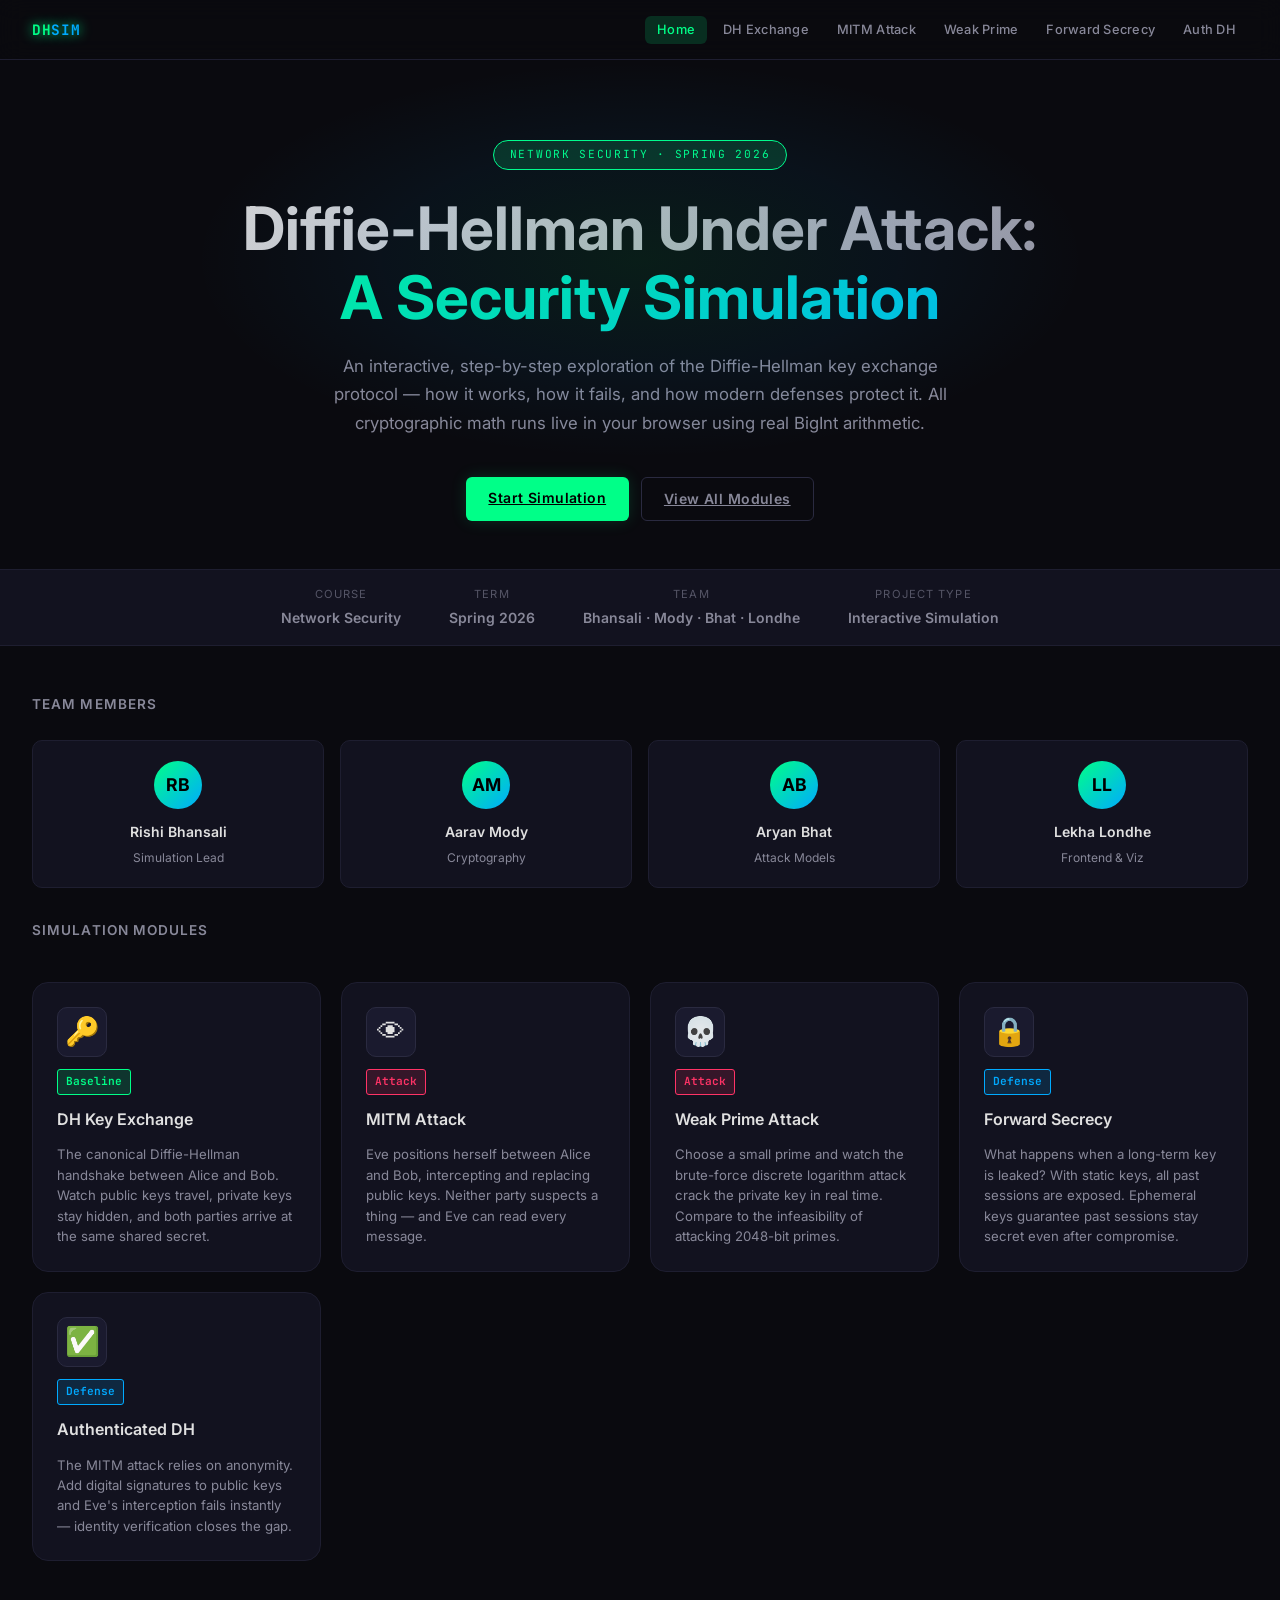
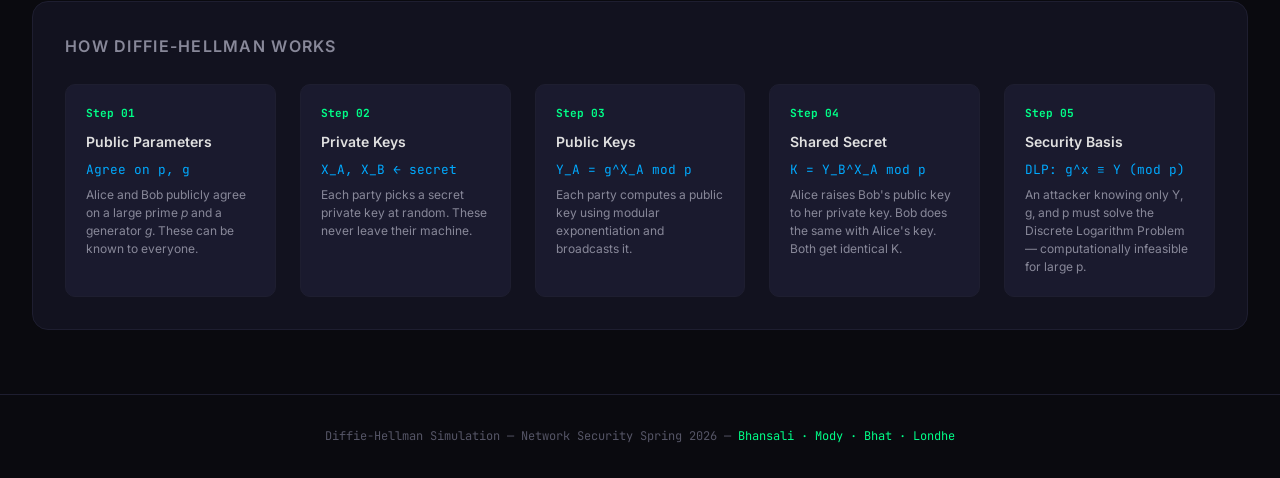
<file: index.html>
<!DOCTYPE html>
<html lang="en">
<head>
  <meta charset="UTF-8" />
  <meta name="viewport" content="width=device-width, initial-scale=1.0" />
  <title>DH Simulation — Home</title>
  <link rel="stylesheet" href="css/style.css" />
  <style>
    .hero {
      padding: 5rem 2rem 3rem;
      text-align: center;
      position: relative;
    }
    .hero::before {
      content: '';
      position: absolute;
      top: 0; left: 50%; transform: translateX(-50%);
      width: 900px; height: 400px;
      background: radial-gradient(ellipse at center,
        rgba(0,255,136,0.08) 0%,
        rgba(0,170,255,0.05) 40%,
        transparent 70%);
      pointer-events: none;
    }
    .hero-badge {
      display: inline-block;
      font-family: var(--font-mono);
      font-size: 0.7rem;
      letter-spacing: 0.15em;
      color: var(--green);
      background: var(--green-glow);
      border: 1px solid var(--green);
      border-radius: 20px;
      padding: 0.3rem 1rem;
      margin-bottom: 1.5rem;
      text-transform: uppercase;
    }
    .hero h1 {
      font-size: clamp(2rem, 5vw, 3.75rem);
      font-weight: 700;
      line-height: 1.15;
      margin-bottom: 1.25rem;
    }
    .hero h1 .line1 {
      display: block;
      background: linear-gradient(135deg, #e0e0e0 0%, #888899 100%);
      -webkit-background-clip: text; -webkit-text-fill-color: transparent;
      background-clip: text;
    }
    .hero h1 .line2 {
      display: block;
      background: linear-gradient(135deg, var(--green) 0%, var(--blue) 100%);
      -webkit-background-clip: text; -webkit-text-fill-color: transparent;
      background-clip: text;
    }
    .hero p {
      max-width: 640px;
      margin: 0 auto 2.5rem;
      color: var(--text-muted);
      font-size: 1.05rem;
      line-height: 1.7;
    }
    .hero-cta {
      display: flex;
      gap: 0.75rem;
      justify-content: center;
      flex-wrap: wrap;
    }
    .course-strip {
      background: var(--bg-card);
      border-top: 1px solid var(--border);
      border-bottom: 1px solid var(--border);
      padding: 1rem 2rem;
      display: flex;
      justify-content: center;
      gap: 3rem;
      flex-wrap: wrap;
    }
    .course-strip .item { text-align: center; }
    .course-strip .item .label { font-size: 0.7rem; text-transform: uppercase; letter-spacing: 0.1em; color: var(--text-dim); }
    .course-strip .item .value { font-size: 0.875rem; font-weight: 600; color: var(--text-muted); margin-top: 0.2rem; }
    .dh-how {
      background: var(--bg-card);
      border: 1px solid var(--border);
      border-radius: var(--radius-lg);
      padding: 2rem;
      margin-top: 1rem;
    }
    .dh-how h2 {
      font-size: 1rem; font-weight: 600;
      color: var(--text-muted);
      text-transform: uppercase;
      letter-spacing: 0.08em;
      margin-bottom: 1.5rem;
    }
    .dh-how-steps {
      display: grid;
      grid-template-columns: repeat(auto-fit, minmax(180px, 1fr));
      gap: 1.5rem;
    }
    .dh-how-step {
      position: relative;
      background: var(--bg-elevated);
      border-radius: var(--radius-md);
      padding: 1.25rem;
      border: 1px solid var(--border);
    }
    .dh-how-step .num {
      font-family: var(--font-mono);
      font-size: 0.7rem;
      color: var(--green);
      font-weight: 700;
      margin-bottom: 0.5rem;
    }
    .dh-how-step h4 { font-size: 0.875rem; font-weight: 600; color: var(--text); margin-bottom: 0.4rem; }
    .dh-how-step .formula { font-family: var(--font-mono); font-size: 0.8rem; color: var(--blue); }
    .dh-how-step p { font-size: 0.75rem; color: var(--text-muted); margin-top: 0.35rem; line-height: 1.5; }
    .separator {
      position: absolute;
      right: -0.85rem;
      top: 50%;
      transform: translateY(-50%);
      font-size: 1.2rem;
      color: var(--border-bright);
      z-index: 1;
    }
  </style>
</head>
<body>

<nav class="navbar">
  <a class="navbar-brand" href="index.html">DH<span>SIM</span></a>
  <ul class="navbar-links">
    <li><a href="index.html" class="active">Home</a></li>
    <li><a href="pages/dh-exchange.html">DH Exchange</a></li>
    <li><a href="pages/mitm-attack.html">MITM Attack</a></li>
    <li><a href="pages/weak-prime.html">Weak Prime</a></li>
    <li><a href="pages/forward-secrecy.html">Forward Secrecy</a></li>
    <li><a href="pages/authenticated-dh.html">Auth DH</a></li>
  </ul>
</nav>

<section class="hero">
  <div class="hero-badge">Network Security · Spring 2026</div>
  <h1>
    <span class="line1">Diffie-Hellman Under Attack:</span>
    <span class="line2">A Security Simulation</span>
  </h1>
  <p>
    An interactive, step-by-step exploration of the Diffie-Hellman key exchange protocol —
    how it works, how it fails, and how modern defenses protect it.
    All cryptographic math runs live in your browser using real BigInt arithmetic.
  </p>
  <div class="hero-cta">
    <a href="pages/dh-exchange.html" class="btn btn-primary">Start Simulation</a>
    <a href="#simulations" class="btn btn-secondary">View All Modules</a>
  </div>
</section>

<div class="course-strip">
  <div class="item">
    <div class="label">Course</div>
    <div class="value">Network Security</div>
  </div>
  <div class="item">
    <div class="label">Term</div>
    <div class="value">Spring 2026</div>
  </div>
  <div class="item">
    <div class="label">Team</div>
    <div class="value">Bhansali · Mody · Bhat · Londhe</div>
  </div>
  <div class="item">
    <div class="label">Project Type</div>
    <div class="value">Interactive Simulation</div>
  </div>
</div>

<div class="container">

  <!-- Team -->
  <div style="margin-top:3rem; margin-bottom:2rem;">
    <h2 style="font-size:0.85rem;font-weight:600;color:var(--text-muted);text-transform:uppercase;letter-spacing:0.08em;margin-bottom:1rem;">
      Team Members
    </h2>
    <div class="team-grid">
      <div class="team-card">
        <div class="team-avatar">RB</div>
        <h4>Rishi Bhansali</h4>
        <p>Simulation Lead</p>
      </div>
      <div class="team-card">
        <div class="team-avatar">AM</div>
        <h4>Aarav Mody</h4>
        <p>Cryptography</p>
      </div>
      <div class="team-card">
        <div class="team-avatar">AB</div>
        <h4>Aryan Bhat</h4>
        <p>Attack Models</p>
      </div>
      <div class="team-card">
        <div class="team-avatar">LL</div>
        <h4>Lekha Londhe</h4>
        <p>Frontend & Viz</p>
      </div>
    </div>
  </div>

  <!-- Simulation cards -->
  <div id="simulations">
    <h2 style="font-size:0.85rem;font-weight:600;color:var(--text-muted);text-transform:uppercase;letter-spacing:0.08em;margin-bottom:1rem;">
      Simulation Modules
    </h2>
    <div class="sim-cards">
      <a href="pages/dh-exchange.html" class="sim-card">
        <div class="sim-card-icon">🔑</div>
        <span class="tag tag-secure">Baseline</span>
        <h3>DH Key Exchange</h3>
        <p>The canonical Diffie-Hellman handshake between Alice and Bob. Watch public keys travel, private keys stay hidden, and both parties arrive at the same shared secret.</p>
      </a>
      <a href="pages/mitm-attack.html" class="sim-card">
        <div class="sim-card-icon">👁</div>
        <span class="tag tag-attack">Attack</span>
        <h3>MITM Attack</h3>
        <p>Eve positions herself between Alice and Bob, intercepting and replacing public keys. Neither party suspects a thing — and Eve can read every message.</p>
      </a>
      <a href="pages/weak-prime.html" class="sim-card">
        <div class="sim-card-icon">💀</div>
        <span class="tag tag-attack">Attack</span>
        <h3>Weak Prime Attack</h3>
        <p>Choose a small prime and watch the brute-force discrete logarithm attack crack the private key in real time. Compare to the infeasibility of attacking 2048-bit primes.</p>
      </a>
      <a href="pages/forward-secrecy.html" class="sim-card">
        <div class="sim-card-icon">🔒</div>
        <span class="tag tag-defense">Defense</span>
        <h3>Forward Secrecy</h3>
        <p>What happens when a long-term key is leaked? With static keys, all past sessions are exposed. Ephemeral keys guarantee past sessions stay secret even after compromise.</p>
      </a>
      <a href="pages/authenticated-dh.html" class="sim-card">
        <div class="sim-card-icon">✅</div>
        <span class="tag tag-defense">Defense</span>
        <h3>Authenticated DH</h3>
        <p>The MITM attack relies on anonymity. Add digital signatures to public keys and Eve's interception fails instantly — identity verification closes the gap.</p>
      </a>
    </div>
  </div>

  <!-- How DH works -->
  <div class="dh-how" id="how-dh-works">
    <h2>How Diffie-Hellman Works</h2>
    <div class="dh-how-steps">
      <div class="dh-how-step">
        <div class="num">Step 01</div>
        <h4>Public Parameters</h4>
        <div class="formula">Agree on p, g</div>
        <p>Alice and Bob publicly agree on a large prime <em>p</em> and a generator <em>g</em>. These can be known to everyone.</p>
      </div>
      <div class="dh-how-step">
        <div class="num">Step 02</div>
        <h4>Private Keys</h4>
        <div class="formula">X_A, X_B ← secret</div>
        <p>Each party picks a secret private key at random. These never leave their machine.</p>
      </div>
      <div class="dh-how-step">
        <div class="num">Step 03</div>
        <h4>Public Keys</h4>
        <div class="formula">Y_A = g^X_A mod p</div>
        <p>Each party computes a public key using modular exponentiation and broadcasts it.</p>
      </div>
      <div class="dh-how-step">
        <div class="num">Step 04</div>
        <h4>Shared Secret</h4>
        <div class="formula">K = Y_B^X_A mod p</div>
        <p>Alice raises Bob's public key to her private key. Bob does the same with Alice's key. Both get identical K.</p>
      </div>
      <div class="dh-how-step">
        <div class="num">Step 05</div>
        <h4>Security Basis</h4>
        <div class="formula">DLP: g^x ≡ Y (mod p)</div>
        <p>An attacker knowing only Y, g, and p must solve the Discrete Logarithm Problem — computationally infeasible for large p.</p>
      </div>
    </div>
  </div>

</div>

<footer>
  Diffie-Hellman Simulation &mdash; Network Security Spring 2026 &mdash;
  <span>Bhansali · Mody · Bhat · Londhe</span>
</footer>

</body>
</html>
</file>
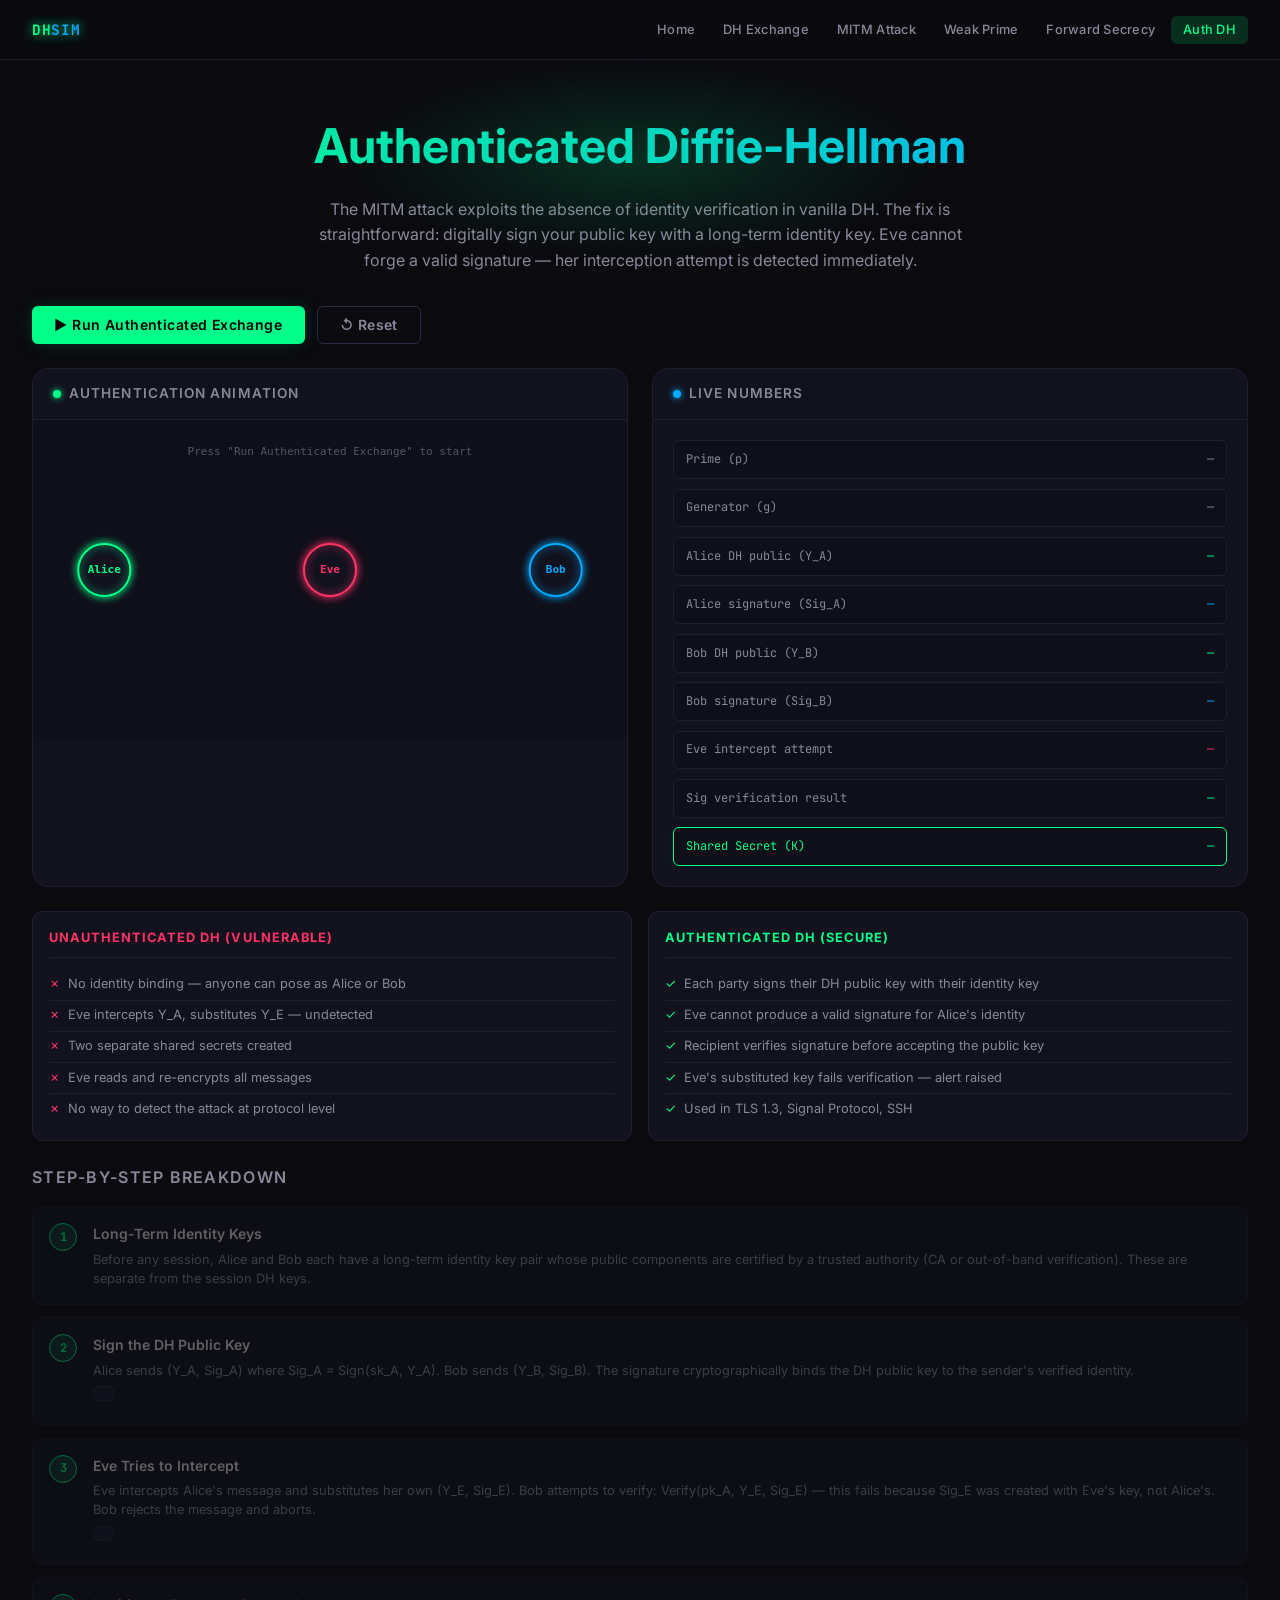
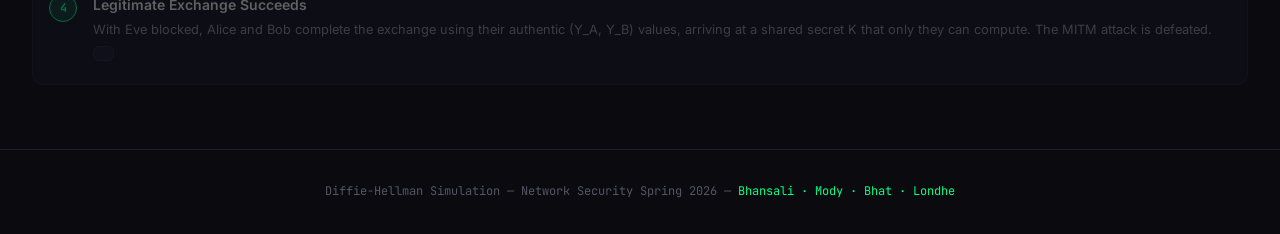
<file: pages/authenticated-dh.html>
<!DOCTYPE html>
<html lang="en">
<head>
  <meta charset="UTF-8" />
  <meta name="viewport" content="width=device-width, initial-scale=1.0" />
  <title>Authenticated DH — Simulation</title>
  <link rel="stylesheet" href="../css/style.css" />
  <style>
    .auth-compare {
      display: grid;
      grid-template-columns: 1fr 1fr;
      gap: 1rem;
      margin: 1.5rem 0;
    }
    @media(max-width:700px){ .auth-compare { grid-template-columns: 1fr; } }
    .auth-col {
      background: var(--bg-card);
      border: 1px solid var(--border);
      border-radius: var(--radius-md);
      padding: 1rem;
    }
    .auth-col h4 {
      font-size: 0.8rem;
      text-transform: uppercase;
      letter-spacing: 0.08em;
      margin-bottom: 0.75rem;
      padding-bottom: 0.5rem;
      border-bottom: 1px solid var(--border);
    }
    .auth-col ul { list-style: none; padding: 0; }
    .auth-col ul li {
      font-size: 0.8rem;
      color: var(--text-muted);
      padding: 0.3rem 0;
      border-bottom: 1px solid var(--border);
      display: flex;
      align-items: flex-start;
      gap: 0.5rem;
    }
    .auth-col ul li:last-child { border-bottom: none; }
  </style>
</head>
<body>

<nav class="navbar">
  <a class="navbar-brand" href="../index.html">DH<span>SIM</span></a>
  <ul class="navbar-links">
    <li><a href="../index.html">Home</a></li>
    <li><a href="dh-exchange.html">DH Exchange</a></li>
    <li><a href="mitm-attack.html">MITM Attack</a></li>
    <li><a href="weak-prime.html">Weak Prime</a></li>
    <li><a href="forward-secrecy.html">Forward Secrecy</a></li>
    <li><a href="authenticated-dh.html" class="active">Auth DH</a></li>
  </ul>
</nav>

<div class="page-header">
  <h1>Authenticated Diffie-Hellman</h1>
  <p>
    The MITM attack exploits the absence of identity verification in vanilla DH.
    The fix is straightforward: digitally sign your public key with a long-term
    identity key. Eve cannot forge a valid signature — her interception attempt
    is detected immediately.
  </p>
</div>

<div class="container">

  <div class="btn-group">
    <button class="btn btn-primary" id="btnRun">▶ Run Authenticated Exchange</button>
    <button class="btn btn-secondary" id="btnReset">↺ Reset</button>
  </div>

  <div id="resultBanner" class="result-banner"></div>

  <div class="sim-layout">
    <!-- LEFT: Animation -->
    <div class="panel">
      <div class="panel-header">
        <span class="panel-dot"></span>
        <h3>Authentication Animation</h3>
      </div>
      <div class="panel-body" style="padding:0;">
        <canvas class="anim-canvas" id="canvas" width="600" height="320"></canvas>
      </div>
    </div>

    <!-- RIGHT: Numbers -->
    <div class="panel">
      <div class="panel-header">
        <span class="panel-dot blue"></span>
        <h3>Live Numbers</h3>
      </div>
      <div class="panel-body">
        <div class="numbers-grid">
          <div class="num-row"><span class="num-label">Prime (p)</span><span class="num-val muted" id="nP">—</span></div>
          <div class="num-row"><span class="num-label">Generator (g)</span><span class="num-val muted" id="nG">—</span></div>
          <div class="num-row"><span class="num-label">Alice DH public (Y_A)</span><span class="num-val" id="nYA">—</span></div>
          <div class="num-row"><span class="num-label">Alice signature (Sig_A)</span><span class="num-val blue" id="nSigA">—</span></div>
          <div class="num-row"><span class="num-label">Bob DH public (Y_B)</span><span class="num-val" id="nYB">—</span></div>
          <div class="num-row"><span class="num-label">Bob signature (Sig_B)</span><span class="num-val blue" id="nSigB">—</span></div>
          <div class="num-row"><span class="num-label">Eve intercept attempt</span><span class="num-val red" id="nEve">—</span></div>
          <div class="num-row"><span class="num-label">Sig verification result</span><span class="num-val" id="nVerify">—</span></div>
          <div class="num-row" style="border-color:var(--green)"><span class="num-label" style="color:var(--green)">Shared Secret (K)</span><span class="num-val" style="color:var(--green)" id="nK">—</span></div>
        </div>
      </div>
    </div>
  </div>

  <!-- Comparison -->
  <div class="auth-compare">
    <div class="auth-col">
      <h4 style="color:var(--red)">Unauthenticated DH (vulnerable)</h4>
      <ul>
        <li><span style="color:var(--red)">✗</span> No identity binding — anyone can pose as Alice or Bob</li>
        <li><span style="color:var(--red)">✗</span> Eve intercepts Y_A, substitutes Y_E — undetected</li>
        <li><span style="color:var(--red)">✗</span> Two separate shared secrets created</li>
        <li><span style="color:var(--red)">✗</span> Eve reads and re-encrypts all messages</li>
        <li><span style="color:var(--red)">✗</span> No way to detect the attack at protocol level</li>
      </ul>
    </div>
    <div class="auth-col">
      <h4 style="color:var(--green)">Authenticated DH (secure)</h4>
      <ul>
        <li><span style="color:var(--green)">✓</span> Each party signs their DH public key with their identity key</li>
        <li><span style="color:var(--green)">✓</span> Eve cannot produce a valid signature for Alice's identity</li>
        <li><span style="color:var(--green)">✓</span> Recipient verifies signature before accepting the public key</li>
        <li><span style="color:var(--green)">✓</span> Eve's substituted key fails verification — alert raised</li>
        <li><span style="color:var(--green)">✓</span> Used in TLS 1.3, Signal Protocol, SSH</li>
      </ul>
    </div>
  </div>

  <!-- Steps -->
  <div class="steps-section">
    <h2>Step-by-Step Breakdown</h2>
    <div class="step-list">
      <div class="step-item" id="s1">
        <div class="step-num">1</div>
        <div class="step-content">
          <h4>Long-Term Identity Keys</h4>
          <p>Before any session, Alice and Bob each have a long-term identity key pair whose public components are certified by a trusted authority (CA or out-of-band verification). These are separate from the session DH keys.</p>
        </div>
      </div>
      <div class="step-item" id="s2">
        <div class="step-num">2</div>
        <div class="step-content">
          <h4>Sign the DH Public Key</h4>
          <p>Alice sends (Y_A, Sig_A) where Sig_A = Sign(sk_A, Y_A). Bob sends (Y_B, Sig_B). The signature cryptographically binds the DH public key to the sender's verified identity.</p>
          <div class="math" id="s2math"></div>
        </div>
      </div>
      <div class="step-item" id="s3">
        <div class="step-num">3</div>
        <div class="step-content">
          <h4>Eve Tries to Intercept</h4>
          <p>Eve intercepts Alice's message and substitutes her own (Y_E, Sig_E). Bob attempts to verify: Verify(pk_A, Y_E, Sig_E) — this fails because Sig_E was created with Eve's key, not Alice's. Bob rejects the message and aborts.</p>
          <div class="math" id="s3math"></div>
        </div>
      </div>
      <div class="step-item" id="s4">
        <div class="step-num">4</div>
        <div class="step-content">
          <h4>Legitimate Exchange Succeeds</h4>
          <p>With Eve blocked, Alice and Bob complete the exchange using their authentic (Y_A, Y_B) values, arriving at a shared secret K that only they can compute. The MITM attack is defeated.</p>
          <div class="math" id="s4math"></div>
        </div>
      </div>
    </div>
  </div>

</div>

<footer>
  Diffie-Hellman Simulation &mdash; Network Security Spring 2026 &mdash;
  <span>Bhansali · Mody · Bhat · Londhe</span>
</footer>

<script src="../js/dh-math.js"></script>
<script src="../js/authenticated-dh.js"></script>
</body>
</html>
</file>
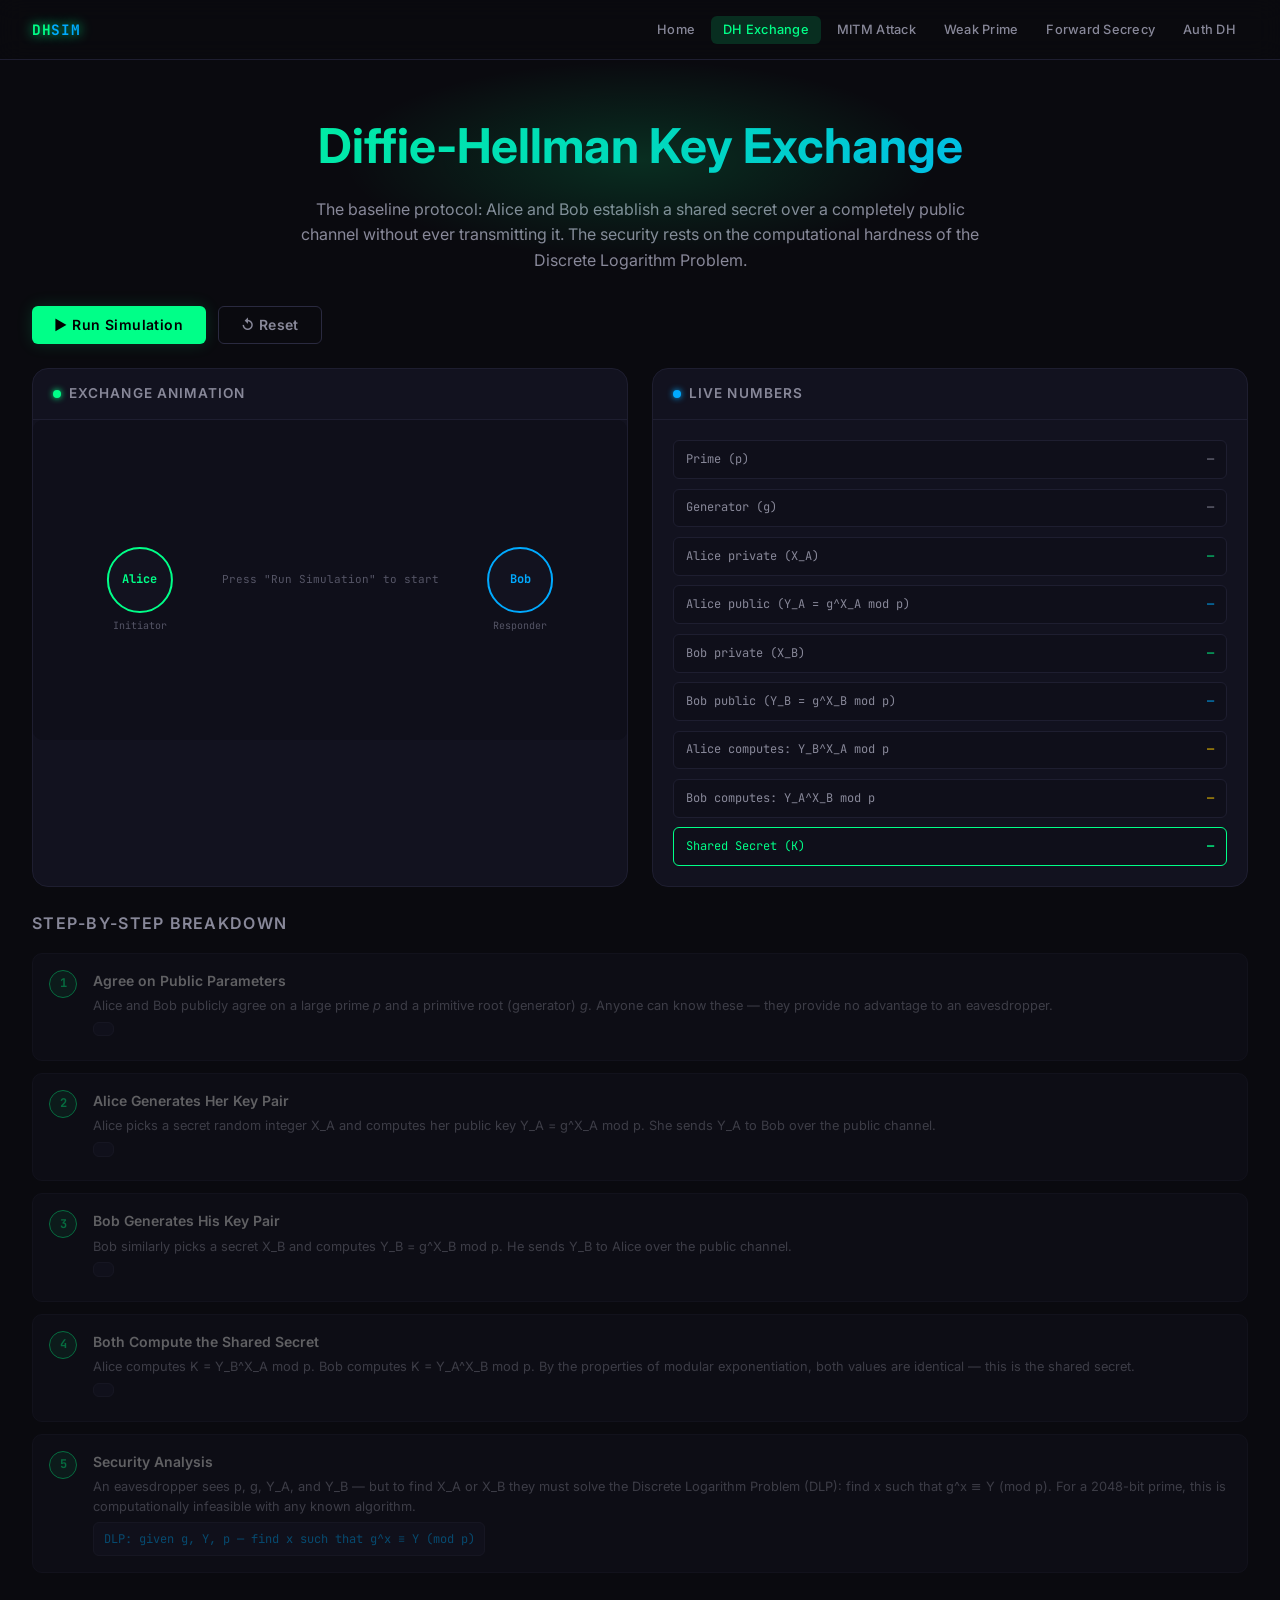
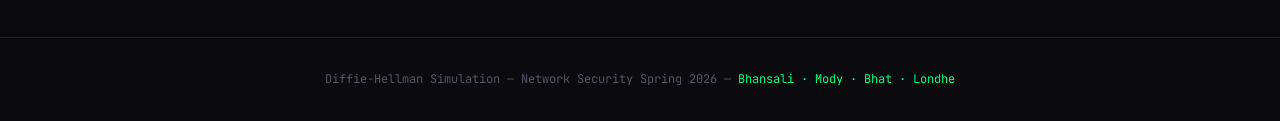
<file: pages/dh-exchange.html>
<!DOCTYPE html>
<html lang="en">
<head>
  <meta charset="UTF-8" />
  <meta name="viewport" content="width=device-width, initial-scale=1.0" />
  <title>DH Exchange — Simulation</title>
  <link rel="stylesheet" href="../css/style.css" />
</head>
<body>

<nav class="navbar">
  <a class="navbar-brand" href="../index.html">DH<span>SIM</span></a>
  <ul class="navbar-links">
    <li><a href="../index.html">Home</a></li>
    <li><a href="dh-exchange.html" class="active">DH Exchange</a></li>
    <li><a href="mitm-attack.html">MITM Attack</a></li>
    <li><a href="weak-prime.html">Weak Prime</a></li>
    <li><a href="forward-secrecy.html">Forward Secrecy</a></li>
    <li><a href="authenticated-dh.html">Auth DH</a></li>
  </ul>
</nav>

<div class="page-header">
  <h1>Diffie-Hellman Key Exchange</h1>
  <p>
    The baseline protocol: Alice and Bob establish a shared secret over a completely public channel
    without ever transmitting it. The security rests on the computational hardness of the
    Discrete Logarithm Problem.
  </p>
</div>

<div class="container">

  <div class="btn-group">
    <button class="btn btn-primary" id="btnRun">▶ Run Simulation</button>
    <button class="btn btn-secondary" id="btnReset">↺ Reset</button>
  </div>

  <div id="resultBanner" class="result-banner"></div>

  <div class="sim-layout">
    <!-- LEFT: Animation -->
    <div class="panel">
      <div class="panel-header">
        <span class="panel-dot"></span>
        <h3>Exchange Animation</h3>
      </div>
      <div class="panel-body" style="padding:0;">
        <canvas class="anim-canvas" id="canvas" width="600" height="320"></canvas>
      </div>
    </div>

    <!-- RIGHT: Numbers -->
    <div class="panel">
      <div class="panel-header">
        <span class="panel-dot blue"></span>
        <h3>Live Numbers</h3>
      </div>
      <div class="panel-body">
        <div class="numbers-grid" id="numGrid">
          <div class="num-row"><span class="num-label">Prime (p)</span><span class="num-val muted" id="nP">—</span></div>
          <div class="num-row"><span class="num-label">Generator (g)</span><span class="num-val muted" id="nG">—</span></div>
          <div class="num-row"><span class="num-label">Alice private (X_A)</span><span class="num-val" id="nXA">—</span></div>
          <div class="num-row"><span class="num-label">Alice public (Y_A = g^X_A mod p)</span><span class="num-val blue" id="nYA">—</span></div>
          <div class="num-row"><span class="num-label">Bob private (X_B)</span><span class="num-val" id="nXB">—</span></div>
          <div class="num-row"><span class="num-label">Bob public (Y_B = g^X_B mod p)</span><span class="num-val blue" id="nYB">—</span></div>
          <div class="num-row"><span class="num-label">Alice computes: Y_B^X_A mod p</span><span class="num-val yellow" id="nKA">—</span></div>
          <div class="num-row"><span class="num-label">Bob computes:   Y_A^X_B mod p</span><span class="num-val yellow" id="nKB">—</span></div>
          <div class="num-row" style="border-color:var(--green);"><span class="num-label" style="color:var(--green);">Shared Secret (K)</span><span class="num-val" id="nK" style="color:var(--green);font-weight:700;">—</span></div>
        </div>
      </div>
    </div>
  </div>

  <!-- Step breakdown -->
  <div class="steps-section">
    <h2>Step-by-Step Breakdown</h2>
    <div class="step-list" id="stepList">
      <div class="step-item" id="s1">
        <div class="step-num">1</div>
        <div class="step-content">
          <h4>Agree on Public Parameters</h4>
          <p>Alice and Bob publicly agree on a large prime <em>p</em> and a primitive root (generator) <em>g</em>. Anyone can know these — they provide no advantage to an eavesdropper.</p>
          <div class="math" id="s1math"></div>
        </div>
      </div>
      <div class="step-item" id="s2">
        <div class="step-num">2</div>
        <div class="step-content">
          <h4>Alice Generates Her Key Pair</h4>
          <p>Alice picks a secret random integer X_A and computes her public key Y_A = g^X_A mod p. She sends Y_A to Bob over the public channel.</p>
          <div class="math" id="s2math"></div>
        </div>
      </div>
      <div class="step-item" id="s3">
        <div class="step-num">3</div>
        <div class="step-content">
          <h4>Bob Generates His Key Pair</h4>
          <p>Bob similarly picks a secret X_B and computes Y_B = g^X_B mod p. He sends Y_B to Alice over the public channel.</p>
          <div class="math" id="s3math"></div>
        </div>
      </div>
      <div class="step-item" id="s4">
        <div class="step-num">4</div>
        <div class="step-content">
          <h4>Both Compute the Shared Secret</h4>
          <p>Alice computes K = Y_B^X_A mod p. Bob computes K = Y_A^X_B mod p. By the properties of modular exponentiation, both values are identical — this is the shared secret.</p>
          <div class="math" id="s4math"></div>
        </div>
      </div>
      <div class="step-item" id="s5">
        <div class="step-num">5</div>
        <div class="step-content">
          <h4>Security Analysis</h4>
          <p>An eavesdropper sees p, g, Y_A, and Y_B — but to find X_A or X_B they must solve the Discrete Logarithm Problem (DLP): find x such that g^x ≡ Y (mod p). For a 2048-bit prime, this is computationally infeasible with any known algorithm.</p>
          <div class="math">DLP: given g, Y, p — find x such that g^x ≡ Y (mod p)</div>
        </div>
      </div>
    </div>
  </div>

</div>

<footer>
  Diffie-Hellman Simulation &mdash; Network Security Spring 2026 &mdash;
  <span>Bhansali · Mody · Bhat · Londhe</span>
</footer>

<script src="../js/dh-math.js"></script>
<script src="../js/dh-exchange.js"></script>
</body>
</html>
</file>
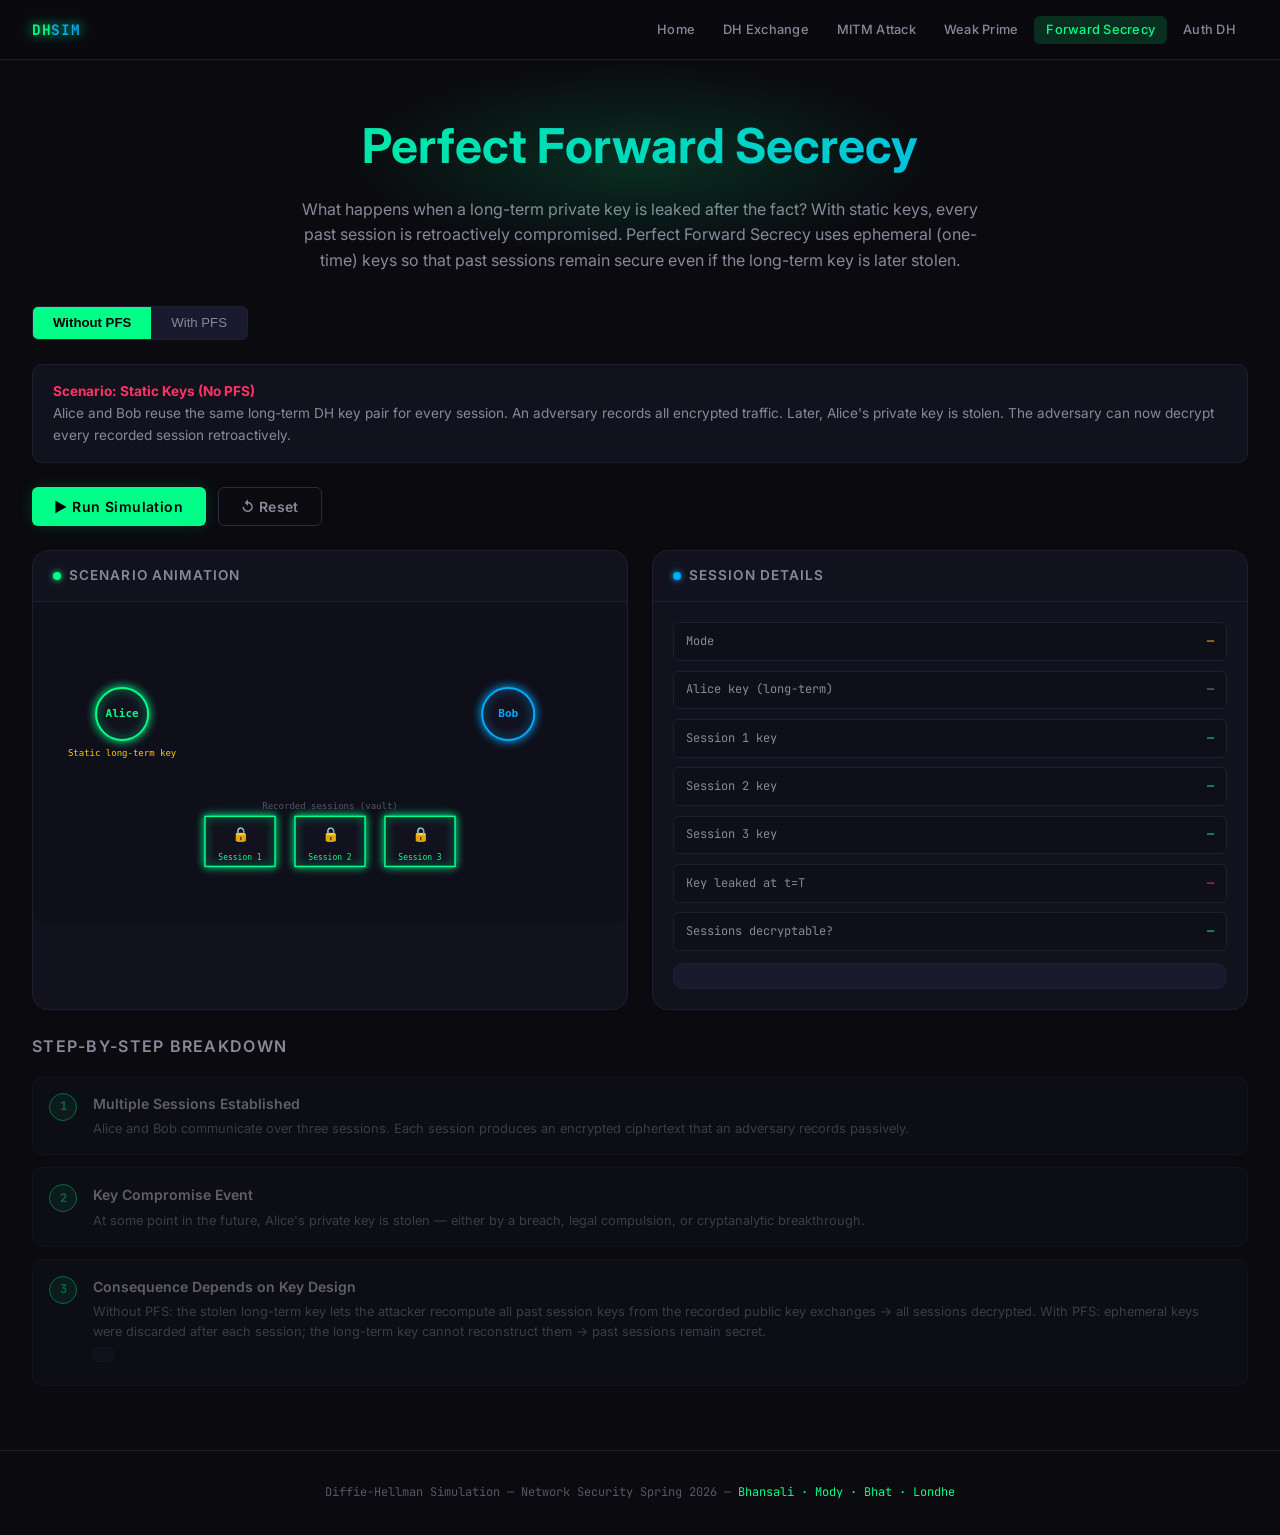
<file: pages/forward-secrecy.html>
<!DOCTYPE html>
<html lang="en">
<head>
  <meta charset="UTF-8" />
  <meta name="viewport" content="width=device-width, initial-scale=1.0" />
  <title>Forward Secrecy — Simulation</title>
  <link rel="stylesheet" href="../css/style.css" />
  <style>
    .scenario-desc {
      background: var(--bg-card);
      border: 1px solid var(--border);
      border-radius: var(--radius-md);
      padding: 1rem 1.25rem;
      margin-bottom: 1.5rem;
      font-size: 0.85rem;
      color: var(--text-muted);
      line-height: 1.6;
    }
    .session-log {
      background: var(--bg-elevated);
      border: 1px solid var(--border);
      border-radius: var(--radius-md);
      padding: 0.75rem;
      margin-top: 0.75rem;
      max-height: 200px;
      overflow-y: auto;
      font-family: var(--font-mono);
      font-size: 0.72rem;
    }
    .log-entry { margin-bottom: 0.3rem; line-height: 1.5; }
    .log-entry .ts { color: var(--text-dim); }
    .log-entry .msg-green { color: var(--green); }
    .log-entry .msg-red   { color: var(--red); }
    .log-entry .msg-blue  { color: var(--blue); }
    .log-entry .msg-yellow{ color: var(--yellow); }
    .vault-row {
      display: flex;
      gap: 1rem;
      margin-top: 1rem;
    }
    .vault-box {
      flex: 1;
      background: var(--bg-elevated);
      border: 1px solid var(--border);
      border-radius: var(--radius-md);
      padding: 0.75rem;
      text-align: center;
    }
    .vault-box .vault-icon { font-size: 2rem; margin-bottom: 0.4rem; }
    .vault-box h4 { font-size: 0.75rem; color: var(--text-muted); text-transform: uppercase; letter-spacing: 0.06em; }
    .vault-box p  { font-size: 0.72rem; color: var(--text-dim); margin-top: 0.3rem; }
  </style>
</head>
<body>

<nav class="navbar">
  <a class="navbar-brand" href="../index.html">DH<span>SIM</span></a>
  <ul class="navbar-links">
    <li><a href="../index.html">Home</a></li>
    <li><a href="dh-exchange.html">DH Exchange</a></li>
    <li><a href="mitm-attack.html">MITM Attack</a></li>
    <li><a href="weak-prime.html">Weak Prime</a></li>
    <li><a href="forward-secrecy.html" class="active">Forward Secrecy</a></li>
    <li><a href="authenticated-dh.html">Auth DH</a></li>
  </ul>
</nav>

<div class="page-header">
  <h1>Perfect Forward Secrecy</h1>
  <p>
    What happens when a long-term private key is leaked after the fact?
    With static keys, every past session is retroactively compromised.
    Perfect Forward Secrecy uses ephemeral (one-time) keys so that past sessions
    remain secure even if the long-term key is later stolen.
  </p>
</div>

<div class="container">

  <div class="toggle-group">
    <button class="toggle-btn active" id="toggleStatic">Without PFS</button>
    <button class="toggle-btn" id="toggleEphemeral">With PFS</button>
  </div>

  <div class="scenario-desc" id="scenarioDesc">
    <strong style="color:var(--red)">Scenario: Static Keys (No PFS)</strong><br>
    Alice and Bob reuse the same long-term DH key pair for every session.
    An adversary records all encrypted traffic. Later, Alice's private key is stolen.
    The adversary can now decrypt every recorded session retroactively.
  </div>

  <div class="btn-group">
    <button class="btn btn-primary" id="btnRun">▶ Run Simulation</button>
    <button class="btn btn-secondary" id="btnReset">↺ Reset</button>
  </div>

  <div id="resultBanner" class="result-banner"></div>

  <div class="sim-layout">
    <!-- LEFT: Animation -->
    <div class="panel">
      <div class="panel-header">
        <span class="panel-dot" id="canvasDot"></span>
        <h3>Scenario Animation</h3>
      </div>
      <div class="panel-body" style="padding:0;">
        <canvas class="anim-canvas" id="canvas" width="600" height="320"></canvas>
      </div>
    </div>

    <!-- RIGHT: Numbers + log -->
    <div class="panel">
      <div class="panel-header">
        <span class="panel-dot blue"></span>
        <h3>Session Details</h3>
      </div>
      <div class="panel-body">
        <div class="numbers-grid">
          <div class="num-row"><span class="num-label">Mode</span><span class="num-val yellow" id="nMode">—</span></div>
          <div class="num-row"><span class="num-label">Alice key (long-term)</span><span class="num-val muted" id="nKeyLT">—</span></div>
          <div class="num-row"><span class="num-label">Session 1 key</span><span class="num-val" id="nK1">—</span></div>
          <div class="num-row"><span class="num-label">Session 2 key</span><span class="num-val" id="nK2">—</span></div>
          <div class="num-row"><span class="num-label">Session 3 key</span><span class="num-val" id="nK3">—</span></div>
          <div class="num-row"><span class="num-label">Key leaked at t=T</span><span class="num-val red" id="nLeaked">—</span></div>
          <div class="num-row"><span class="num-label">Sessions decryptable?</span><span class="num-val" id="nDecrypt">—</span></div>
        </div>

        <div class="vault-row" id="vaultRow" style="display:none;">
          <div class="vault-box" id="vault1">
            <div class="vault-icon">🔒</div>
            <h4>Session 1</h4>
            <p id="vault1status">Recorded</p>
          </div>
          <div class="vault-box" id="vault2">
            <div class="vault-icon">🔒</div>
            <h4>Session 2</h4>
            <p id="vault2status">Recorded</p>
          </div>
          <div class="vault-box" id="vault3">
            <div class="vault-icon">🔒</div>
            <h4>Session 3</h4>
            <p id="vault3status">Recorded</p>
          </div>
        </div>

        <div class="session-log" id="sessionLog"></div>
      </div>
    </div>
  </div>

  <!-- Steps -->
  <div class="steps-section">
    <h2>Step-by-Step Breakdown</h2>
    <div class="step-list">
      <div class="step-item" id="s1">
        <div class="step-num">1</div>
        <div class="step-content">
          <h4>Multiple Sessions Established</h4>
          <p>Alice and Bob communicate over three sessions. Each session produces an encrypted ciphertext that an adversary records passively.</p>
        </div>
      </div>
      <div class="step-item" id="s2">
        <div class="step-num">2</div>
        <div class="step-content">
          <h4>Key Compromise Event</h4>
          <p>At some point in the future, Alice's private key is stolen — either by a breach, legal compulsion, or cryptanalytic breakthrough.</p>
        </div>
      </div>
      <div class="step-item" id="s3">
        <div class="step-num">3</div>
        <div class="step-content">
          <h4>Consequence Depends on Key Design</h4>
          <p>Without PFS: the stolen long-term key lets the attacker recompute all past session keys from the recorded public key exchanges → all sessions decrypted. With PFS: ephemeral keys were discarded after each session; the long-term key cannot reconstruct them → past sessions remain secret.</p>
          <div class="math" id="s3math"></div>
        </div>
      </div>
    </div>
  </div>

</div>

<footer>
  Diffie-Hellman Simulation &mdash; Network Security Spring 2026 &mdash;
  <span>Bhansali · Mody · Bhat · Londhe</span>
</footer>

<script src="../js/dh-math.js"></script>
<script src="../js/forward-secrecy.js"></script>
</body>
</html>
</file>
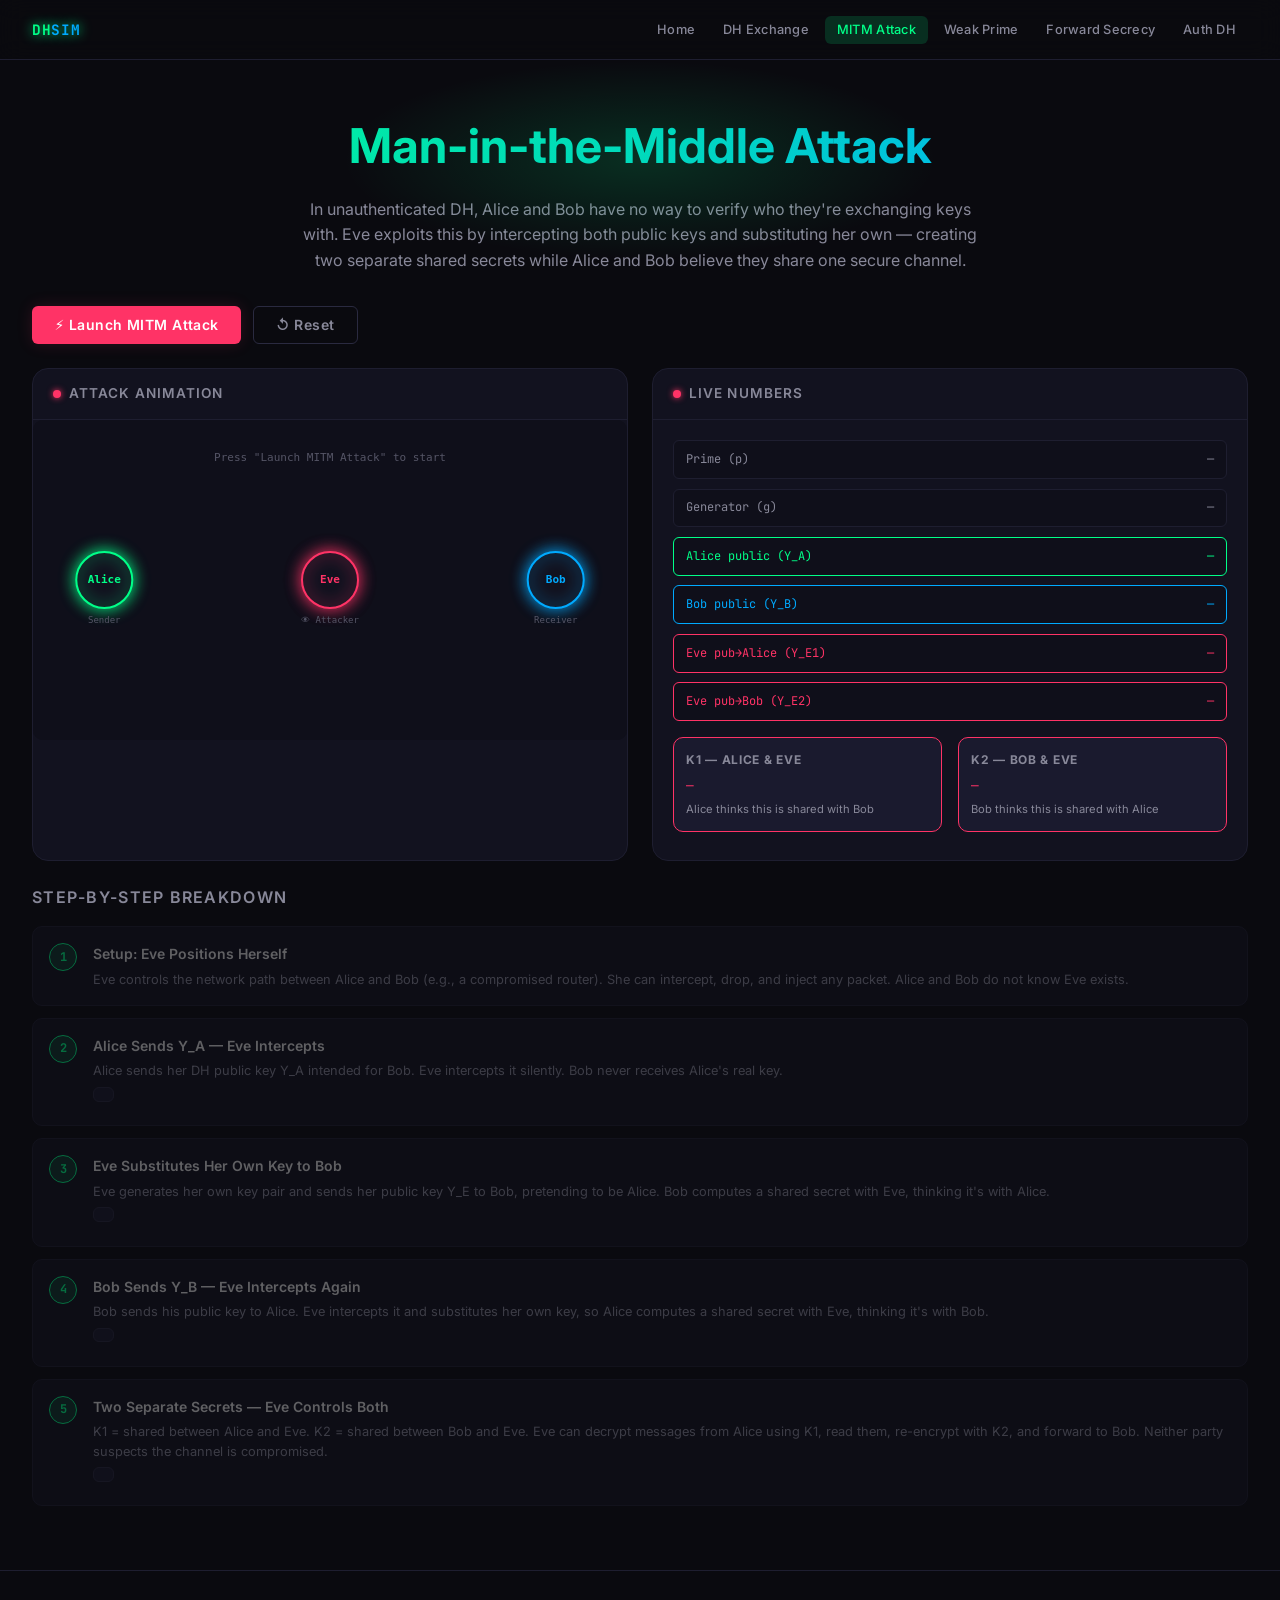
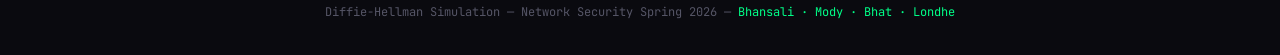
<file: pages/mitm-attack.html>
<!DOCTYPE html>
<html lang="en">
<head>
  <meta charset="UTF-8" />
  <meta name="viewport" content="width=device-width, initial-scale=1.0" />
  <title>MITM Attack — Simulation</title>
  <link rel="stylesheet" href="../css/style.css" />
  <style>
    .dual-secrets {
      display: grid;
      grid-template-columns: 1fr 1fr;
      gap: 1rem;
      margin: 0.5rem 0;
    }
    .secret-box {
      background: var(--bg-elevated);
      border: 1px solid var(--border);
      border-radius: var(--radius-md);
      padding: 0.75rem;
    }
    .secret-box h4 { font-size: 0.75rem; color: var(--text-muted); margin-bottom: 0.4rem; text-transform: uppercase; letter-spacing: 0.06em; }
    .secret-val { font-family: var(--font-mono); font-size: 0.8rem; color: var(--red); word-break: break-all; }
    .msg-flow {
      margin-top: 1rem;
      background: var(--bg-elevated);
      border: 1px solid var(--border);
      border-radius: var(--radius-md);
      padding: 0.75rem;
      font-family: var(--font-mono);
      font-size: 0.75rem;
    }
    .msg-flow .mf-row { display: flex; gap: 0.5rem; margin-bottom: 0.3rem; align-items: flex-start; }
    .mf-who { color: var(--text-muted); min-width: 48px; }
    .mf-msg { word-break: break-all; }
    .mf-msg.green { color: var(--green); }
    .mf-msg.red   { color: var(--red); }
    .mf-msg.blue  { color: var(--blue); }
    .mf-msg.yellow{ color: var(--yellow); }
  </style>
</head>
<body>

<nav class="navbar">
  <a class="navbar-brand" href="../index.html">DH<span>SIM</span></a>
  <ul class="navbar-links">
    <li><a href="../index.html">Home</a></li>
    <li><a href="dh-exchange.html">DH Exchange</a></li>
    <li><a href="mitm-attack.html" class="active">MITM Attack</a></li>
    <li><a href="weak-prime.html">Weak Prime</a></li>
    <li><a href="forward-secrecy.html">Forward Secrecy</a></li>
    <li><a href="authenticated-dh.html">Auth DH</a></li>
  </ul>
</nav>

<div class="page-header">
  <h1>Man-in-the-Middle Attack</h1>
  <p>
    In unauthenticated DH, Alice and Bob have no way to verify who they're exchanging keys with.
    Eve exploits this by intercepting both public keys and substituting her own — creating two
    separate shared secrets while Alice and Bob believe they share one secure channel.
  </p>
</div>

<div class="container">

  <div class="btn-group">
    <button class="btn btn-danger" id="btnRun">⚡ Launch MITM Attack</button>
    <button class="btn btn-secondary" id="btnReset">↺ Reset</button>
  </div>

  <div id="resultBanner" class="result-banner"></div>

  <div class="sim-layout">
    <!-- LEFT: Animation -->
    <div class="panel">
      <div class="panel-header">
        <span class="panel-dot red"></span>
        <h3>Attack Animation</h3>
      </div>
      <div class="panel-body" style="padding:0;">
        <canvas class="anim-canvas" id="canvas" width="600" height="320"></canvas>
      </div>
    </div>

    <!-- RIGHT: Numbers -->
    <div class="panel">
      <div class="panel-header">
        <span class="panel-dot red"></span>
        <h3>Live Numbers</h3>
      </div>
      <div class="panel-body">
        <div class="numbers-grid">
          <div class="num-row"><span class="num-label">Prime (p)</span><span class="num-val muted" id="nP">—</span></div>
          <div class="num-row"><span class="num-label">Generator (g)</span><span class="num-val muted" id="nG">—</span></div>
          <div class="num-row" style="border-color:var(--green)"><span class="num-label" style="color:var(--green)">Alice public (Y_A)</span><span class="num-val" id="nYA">—</span></div>
          <div class="num-row" style="border-color:var(--blue)"><span class="num-label" style="color:var(--blue)">Bob public (Y_B)</span><span class="num-val blue" id="nYB">—</span></div>
          <div class="num-row" style="border-color:var(--red)"><span class="num-label" style="color:var(--red)">Eve pub→Alice (Y_E1)</span><span class="num-val red" id="nYE1">—</span></div>
          <div class="num-row" style="border-color:var(--red)"><span class="num-label" style="color:var(--red)">Eve pub→Bob (Y_E2)</span><span class="num-val red" id="nYE2">—</span></div>
        </div>

        <div class="dual-secrets" style="margin-top:1rem;">
          <div class="secret-box" style="border-color:var(--red)">
            <h4>K1 — Alice &amp; Eve</h4>
            <div class="secret-val" id="nK1">—</div>
            <div style="font-size:0.7rem;color:var(--text-muted);margin-top:0.3rem;">Alice thinks this is shared with Bob</div>
          </div>
          <div class="secret-box" style="border-color:var(--red)">
            <h4>K2 — Bob &amp; Eve</h4>
            <div class="secret-val" id="nK2">—</div>
            <div style="font-size:0.7rem;color:var(--text-muted);margin-top:0.3rem;">Bob thinks this is shared with Alice</div>
          </div>
        </div>

        <div class="msg-flow" id="msgFlow" style="display:none;">
          <div style="color:var(--text-muted);font-size:0.7rem;margin-bottom:0.5rem;text-transform:uppercase;letter-spacing:0.08em;">Message Interception Flow</div>
          <div id="msgLines"></div>
        </div>
      </div>
    </div>
  </div>

  <!-- Step breakdown -->
  <div class="steps-section">
    <h2>Step-by-Step Breakdown</h2>
    <div class="step-list">
      <div class="step-item" id="s1">
        <div class="step-num">1</div>
        <div class="step-content">
          <h4>Setup: Eve Positions Herself</h4>
          <p>Eve controls the network path between Alice and Bob (e.g., a compromised router). She can intercept, drop, and inject any packet. Alice and Bob do not know Eve exists.</p>
        </div>
      </div>
      <div class="step-item" id="s2">
        <div class="step-num">2</div>
        <div class="step-content">
          <h4>Alice Sends Y_A — Eve Intercepts</h4>
          <p>Alice sends her DH public key Y_A intended for Bob. Eve intercepts it silently. Bob never receives Alice's real key.</p>
          <div class="math" id="s2math"></div>
        </div>
      </div>
      <div class="step-item" id="s3">
        <div class="step-num">3</div>
        <div class="step-content">
          <h4>Eve Substitutes Her Own Key to Bob</h4>
          <p>Eve generates her own key pair and sends her public key Y_E to Bob, pretending to be Alice. Bob computes a shared secret with Eve, thinking it's with Alice.</p>
          <div class="math" id="s3math"></div>
        </div>
      </div>
      <div class="step-item" id="s4">
        <div class="step-num">4</div>
        <div class="step-content">
          <h4>Bob Sends Y_B — Eve Intercepts Again</h4>
          <p>Bob sends his public key to Alice. Eve intercepts it and substitutes her own key, so Alice computes a shared secret with Eve, thinking it's with Bob.</p>
          <div class="math" id="s4math"></div>
        </div>
      </div>
      <div class="step-item" id="s5">
        <div class="step-num">5</div>
        <div class="step-content">
          <h4>Two Separate Secrets — Eve Controls Both</h4>
          <p>K1 = shared between Alice and Eve. K2 = shared between Bob and Eve. Eve can decrypt messages from Alice using K1, read them, re-encrypt with K2, and forward to Bob. Neither party suspects the channel is compromised.</p>
          <div class="math" id="s5math"></div>
        </div>
      </div>
    </div>
  </div>

</div>

<footer>
  Diffie-Hellman Simulation &mdash; Network Security Spring 2026 &mdash;
  <span>Bhansali · Mody · Bhat · Londhe</span>
</footer>

<script src="../js/dh-math.js"></script>
<script src="../js/mitm.js"></script>
</body>
</html>
</file>
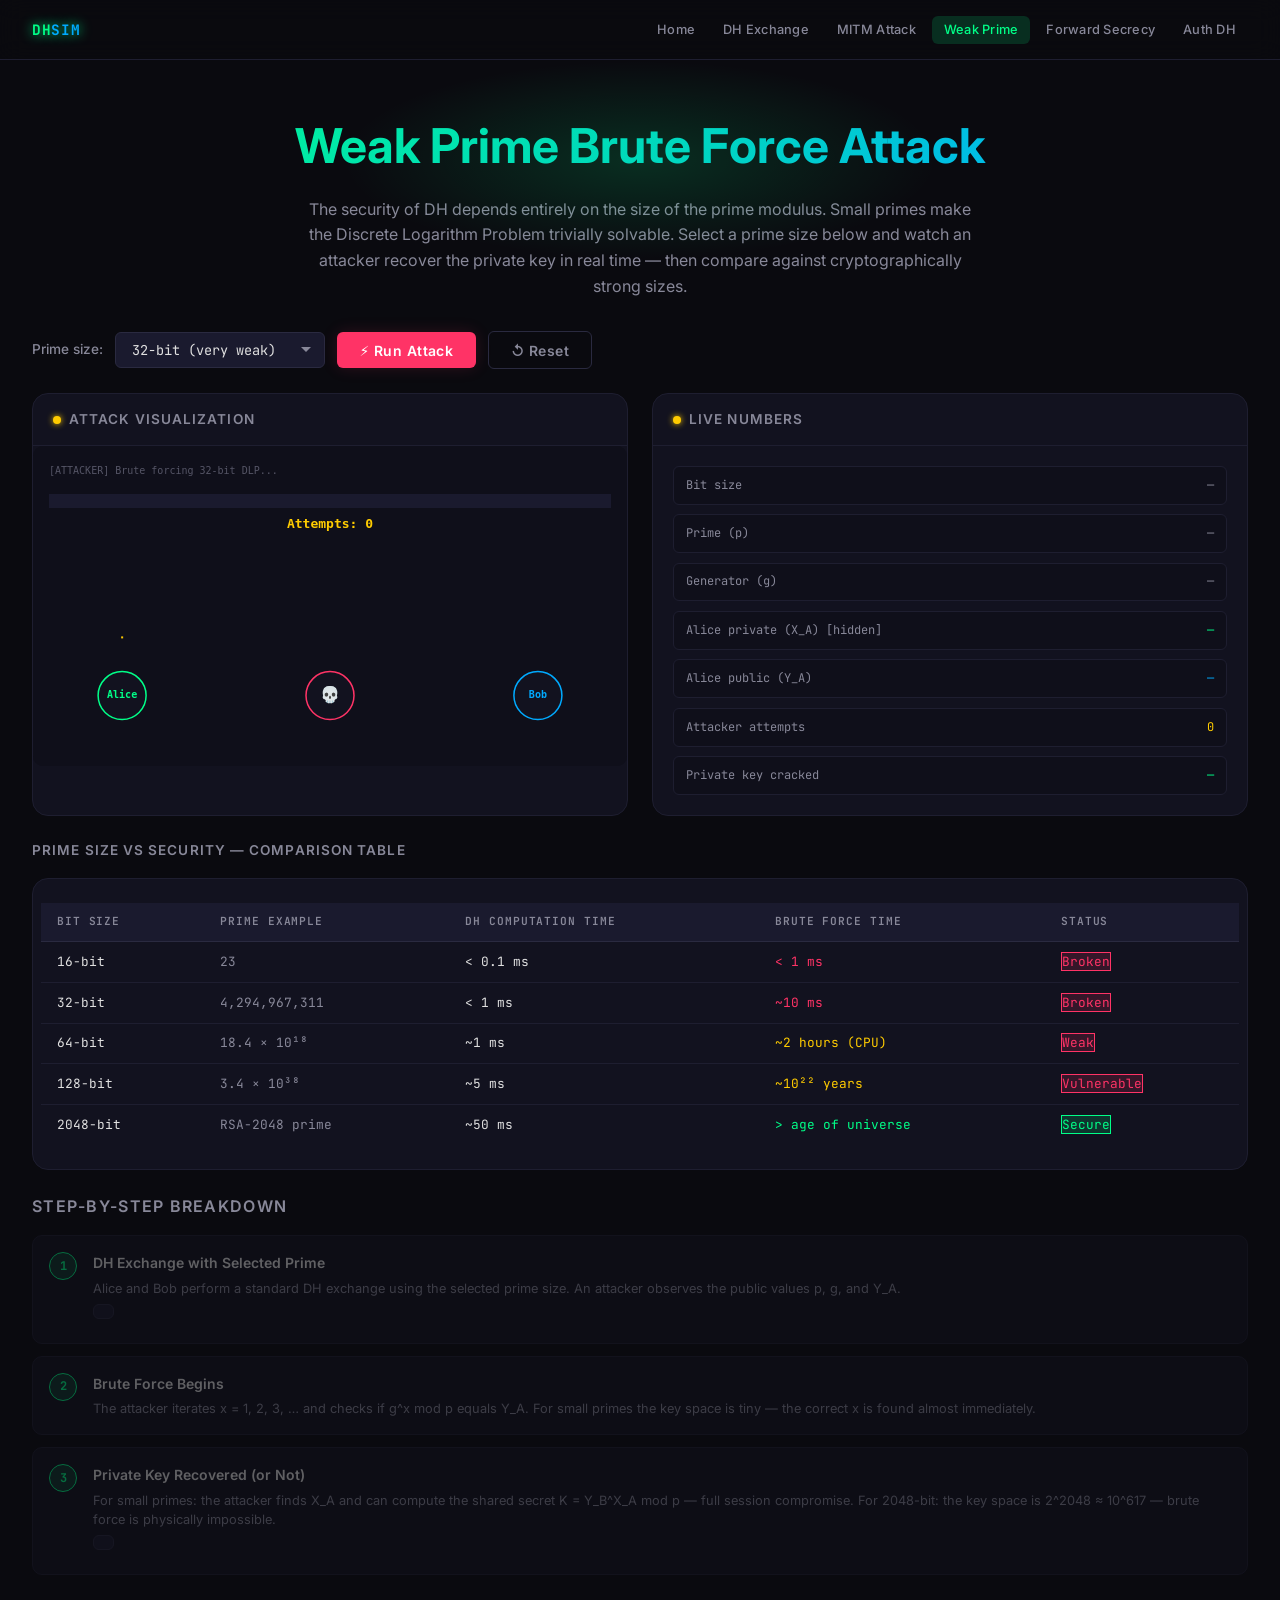
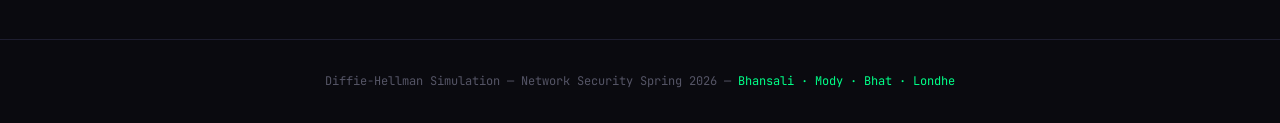
<file: pages/weak-prime.html>
<!DOCTYPE html>
<html lang="en">
<head>
  <meta charset="UTF-8" />
  <meta name="viewport" content="width=device-width, initial-scale=1.0" />
  <title>Weak Prime Attack — Simulation</title>
  <link rel="stylesheet" href="../css/style.css" />
  <style>
    .prime-selector {
      display: flex;
      gap: 0.75rem;
      align-items: center;
      flex-wrap: wrap;
      margin-bottom: 1.5rem;
    }
    .prime-selector label {
      font-size: 0.85rem;
      color: var(--text-muted);
      font-weight: 500;
    }
    .crack-progress {
      margin-top: 0.75rem;
      background: var(--bg-elevated);
      border: 1px solid var(--border);
      border-radius: var(--radius-md);
      padding: 0.75rem;
    }
    .crack-progress h4 { font-size: 0.75rem; color: var(--text-muted); text-transform: uppercase; letter-spacing: 0.06em; margin-bottom: 0.5rem; }
    .crack-stat { font-family: var(--font-mono); font-size: 0.8rem; display: flex; justify-content: space-between; margin-bottom: 0.3rem; }
    .crack-stat .label { color: var(--text-muted); }
    .crack-stat .value { color: var(--yellow); }
    .comparison-wrap {
      margin-top: 1.5rem;
    }
    .comparison-wrap h2 {
      font-size: 0.85rem; font-weight: 600;
      color: var(--text-muted);
      text-transform: uppercase;
      letter-spacing: 0.08em;
      margin-bottom: 1rem;
    }
  </style>
</head>
<body>

<nav class="navbar">
  <a class="navbar-brand" href="../index.html">DH<span>SIM</span></a>
  <ul class="navbar-links">
    <li><a href="../index.html">Home</a></li>
    <li><a href="dh-exchange.html">DH Exchange</a></li>
    <li><a href="mitm-attack.html">MITM Attack</a></li>
    <li><a href="weak-prime.html" class="active">Weak Prime</a></li>
    <li><a href="forward-secrecy.html">Forward Secrecy</a></li>
    <li><a href="authenticated-dh.html">Auth DH</a></li>
  </ul>
</nav>

<div class="page-header">
  <h1>Weak Prime Brute Force Attack</h1>
  <p>
    The security of DH depends entirely on the size of the prime modulus. Small primes make the
    Discrete Logarithm Problem trivially solvable. Select a prime size below and watch an attacker
    recover the private key in real time — then compare against cryptographically strong sizes.
  </p>
</div>

<div class="container">

  <div class="prime-selector">
    <label>Prime size:</label>
    <select class="custom-select" id="primeSel">
      <option value="16">16-bit (insecure)</option>
      <option value="32" selected>32-bit (very weak)</option>
      <option value="64">64-bit (weak)</option>
      <option value="128">128-bit (vulnerable)</option>
      <option value="2048">2048-bit (secure)</option>
    </select>
    <button class="btn btn-danger" id="btnRun">⚡ Run Attack</button>
    <button class="btn btn-secondary" id="btnReset">↺ Reset</button>
  </div>

  <div id="resultBanner" class="result-banner"></div>

  <div class="sim-layout">
    <!-- LEFT: Animation -->
    <div class="panel">
      <div class="panel-header">
        <span class="panel-dot amber"></span>
        <h3>Attack Visualization</h3>
      </div>
      <div class="panel-body" style="padding:0;">
        <canvas class="anim-canvas" id="canvas" width="600" height="320"></canvas>
      </div>
    </div>

    <!-- RIGHT: Numbers -->
    <div class="panel">
      <div class="panel-header">
        <span class="panel-dot amber"></span>
        <h3>Live Numbers</h3>
      </div>
      <div class="panel-body">
        <div class="numbers-grid">
          <div class="num-row"><span class="num-label">Bit size</span><span class="num-val muted" id="nBits">—</span></div>
          <div class="num-row"><span class="num-label">Prime (p)</span><span class="num-val muted" id="nP">—</span></div>
          <div class="num-row"><span class="num-label">Generator (g)</span><span class="num-val muted" id="nG">—</span></div>
          <div class="num-row"><span class="num-label">Alice private (X_A) [hidden]</span><span class="num-val" id="nXA">—</span></div>
          <div class="num-row"><span class="num-label">Alice public (Y_A)</span><span class="num-val blue" id="nYA">—</span></div>
          <div class="num-row"><span class="num-label">Attacker attempts</span><span class="num-val yellow" id="nAttempts">0</span></div>
          <div class="num-row"><span class="num-label">Private key cracked</span><span class="num-val" id="nFound">—</span></div>
        </div>

        <div class="crack-progress" id="crackProgress" style="display:none;">
          <h4>Brute Force Progress</h4>
          <div class="crack-stat"><span class="label">Attempts:</span><span class="value" id="cpAttempts">0</span></div>
          <div class="crack-stat"><span class="label">Current x tested:</span><span class="value" id="cpCurrent">—</span></div>
          <div class="crack-stat"><span class="label">g^x mod p:</span><span class="value" id="cpResult">—</span></div>
          <div class="progress-wrap" style="margin-top:0.5rem;"><div class="progress-bar" id="progressBar"></div></div>
        </div>
      </div>
    </div>
  </div>

  <!-- Comparison table -->
  <div class="comparison-wrap">
    <h2>Prime Size vs Security — Comparison Table</h2>
    <div class="panel">
      <div class="panel-body" style="padding:0.5rem;">
        <table class="data-table">
          <thead>
            <tr>
              <th>Bit Size</th>
              <th>Prime Example</th>
              <th>DH Computation Time</th>
              <th>Brute Force Time</th>
              <th>Status</th>
            </tr>
          </thead>
          <tbody>
            <tr>
              <td>16-bit</td>
              <td style="color:var(--text-muted)">23</td>
              <td>&lt; 0.1 ms</td>
              <td style="color:var(--red)">&lt; 1 ms</td>
              <td><span class="tag tag-attack">Broken</span></td>
            </tr>
            <tr>
              <td>32-bit</td>
              <td style="color:var(--text-muted)">4,294,967,311</td>
              <td>&lt; 1 ms</td>
              <td style="color:var(--red)">~10 ms</td>
              <td><span class="tag tag-attack">Broken</span></td>
            </tr>
            <tr>
              <td>64-bit</td>
              <td style="color:var(--text-muted)">18.4 × 10¹⁸</td>
              <td>~1 ms</td>
              <td style="color:var(--yellow)">~2 hours (CPU)</td>
              <td><span class="tag tag-attack">Weak</span></td>
            </tr>
            <tr>
              <td>128-bit</td>
              <td style="color:var(--text-muted)">3.4 × 10³⁸</td>
              <td>~5 ms</td>
              <td style="color:var(--yellow)">~10²² years</td>
              <td><span class="tag tag-attack">Vulnerable</span></td>
            </tr>
            <tr>
              <td>2048-bit</td>
              <td style="color:var(--text-muted)">RSA-2048 prime</td>
              <td>~50 ms</td>
              <td style="color:var(--green)">&gt; age of universe</td>
              <td><span class="tag tag-secure">Secure</span></td>
            </tr>
          </tbody>
        </table>
      </div>
    </div>
  </div>

  <!-- Steps -->
  <div class="steps-section" style="margin-top:1.5rem;">
    <h2>Step-by-Step Breakdown</h2>
    <div class="step-list">
      <div class="step-item" id="s1">
        <div class="step-num">1</div>
        <div class="step-content">
          <h4>DH Exchange with Selected Prime</h4>
          <p>Alice and Bob perform a standard DH exchange using the selected prime size. An attacker observes the public values p, g, and Y_A.</p>
          <div class="math" id="s1math"></div>
        </div>
      </div>
      <div class="step-item" id="s2">
        <div class="step-num">2</div>
        <div class="step-content">
          <h4>Brute Force Begins</h4>
          <p>The attacker iterates x = 1, 2, 3, … and checks if g^x mod p equals Y_A. For small primes the key space is tiny — the correct x is found almost immediately.</p>
        </div>
      </div>
      <div class="step-item" id="s3">
        <div class="step-num">3</div>
        <div class="step-content">
          <h4>Private Key Recovered (or Not)</h4>
          <p>For small primes: the attacker finds X_A and can compute the shared secret K = Y_B^X_A mod p — full session compromise. For 2048-bit: the key space is 2^2048 ≈ 10^617 — brute force is physically impossible.</p>
          <div class="math" id="s3math"></div>
        </div>
      </div>
    </div>
  </div>

</div>

<footer>
  Diffie-Hellman Simulation &mdash; Network Security Spring 2026 &mdash;
  <span>Bhansali · Mody · Bhat · Londhe</span>
</footer>

<script src="../js/dh-math.js"></script>
<script src="../js/weak-prime.js"></script>
</body>
</html>
</file>
<file: css/style.css>
/* ============================================================
   Diffie-Hellman Simulation — Global Stylesheet
   ============================================================ */

@import url('https://fonts.googleapis.com/css2?family=JetBrains+Mono:wght@300;400;500;700&family=Inter:wght@300;400;500;600;700&display=swap');

:root {
  --bg-primary:    #0a0a0f;
  --bg-secondary:  #0f0f1a;
  --bg-card:       #12121f;
  --bg-elevated:   #1a1a2e;
  --green:         #00ff88;
  --green-dim:     #00cc6a;
  --green-glow:    rgba(0,255,136,0.15);
  --blue:          #00aaff;
  --blue-dim:      #0088cc;
  --blue-glow:     rgba(0,170,255,0.15);
  --red:           #ff3366;
  --red-dim:       #cc1144;
  --red-glow:      rgba(255,51,102,0.15);
  --yellow:        #ffcc00;
  --yellow-dim:    #cc9900;
  --yellow-glow:   rgba(255,204,0,0.15);
  --text:          #e0e0e0;
  --text-muted:    #888899;
  --text-dim:      #555566;
  --border:        #1e1e30;
  --border-bright: #2a2a40;
  --font-mono:     'JetBrains Mono', 'Courier New', monospace;
  --font-ui:       'Inter', system-ui, sans-serif;
  --radius-sm:     6px;
  --radius-md:     10px;
  --radius-lg:     16px;
  --transition:    0.25s ease;
}

*, *::before, *::after { box-sizing: border-box; margin: 0; padding: 0; }

html { scroll-behavior: smooth; }

body {
  font-family: var(--font-ui);
  background: var(--bg-primary);
  color: var(--text);
  min-height: 100vh;
  line-height: 1.6;
  overflow-x: hidden;
}

/* ── SCROLLBAR ── */
::-webkit-scrollbar { width: 6px; }
::-webkit-scrollbar-track { background: var(--bg-secondary); }
::-webkit-scrollbar-thumb { background: var(--border-bright); border-radius: 3px; }
::-webkit-scrollbar-thumb:hover { background: var(--green-dim); }

/* ── NAVBAR ── */
.navbar {
  position: sticky;
  top: 0;
  z-index: 1000;
  background: rgba(10,10,15,0.9);
  backdrop-filter: blur(12px);
  border-bottom: 1px solid var(--border);
  padding: 0 2rem;
  display: flex;
  align-items: center;
  justify-content: space-between;
  height: 60px;
}

.navbar-brand {
  font-family: var(--font-mono);
  font-size: 0.9rem;
  font-weight: 700;
  color: var(--green);
  text-decoration: none;
  letter-spacing: 0.05em;
  text-shadow: 0 0 12px var(--green);
}

.navbar-brand span { color: var(--blue); }

.navbar-links {
  display: flex;
  gap: 0.25rem;
  list-style: none;
}

.navbar-links a {
  font-size: 0.8rem;
  font-weight: 500;
  color: var(--text-muted);
  text-decoration: none;
  padding: 0.4rem 0.75rem;
  border-radius: var(--radius-sm);
  transition: var(--transition);
  letter-spacing: 0.02em;
}

.navbar-links a:hover,
.navbar-links a.active {
  color: var(--green);
  background: var(--green-glow);
}

/* ── HERO / PAGE HEADER ── */
.page-header {
  padding: 3rem 2rem 2rem;
  text-align: center;
  position: relative;
}

.page-header::before {
  content: '';
  position: absolute;
  top: 0; left: 50%;
  transform: translateX(-50%);
  width: 600px;
  height: 200px;
  background: radial-gradient(ellipse, var(--green-glow) 0%, transparent 70%);
  pointer-events: none;
}

.page-header h1 {
  font-size: clamp(1.8rem, 4vw, 3rem);
  font-weight: 700;
  background: linear-gradient(135deg, var(--green) 0%, var(--blue) 100%);
  -webkit-background-clip: text;
  -webkit-text-fill-color: transparent;
  background-clip: text;
  margin-bottom: 0.75rem;
}

.page-header p {
  max-width: 680px;
  margin: 0 auto;
  color: var(--text-muted);
  font-size: 1rem;
}

/* ── SECTION CONTAINER ── */
.container { max-width: 1280px; margin: 0 auto; padding: 0 2rem 4rem; }

/* ── SIMULATION LAYOUT ── */
.sim-layout {
  display: grid;
  grid-template-columns: 1fr 1fr;
  gap: 1.5rem;
  margin-bottom: 1.5rem;
}

@media (max-width: 900px) { .sim-layout { grid-template-columns: 1fr; } }

/* ── CARDS / PANELS ── */
.panel {
  background: var(--bg-card);
  border: 1px solid var(--border);
  border-radius: var(--radius-lg);
  overflow: hidden;
}

.panel-header {
  padding: 0.9rem 1.25rem;
  border-bottom: 1px solid var(--border);
  display: flex;
  align-items: center;
  gap: 0.5rem;
}

.panel-header h3 {
  font-size: 0.85rem;
  font-weight: 600;
  color: var(--text-muted);
  text-transform: uppercase;
  letter-spacing: 0.08em;
}

.panel-dot {
  width: 8px; height: 8px;
  border-radius: 50%;
  background: var(--green);
  box-shadow: 0 0 6px var(--green);
  animation: pulse 2s infinite;
}

.panel-dot.blue  { background: var(--blue);   box-shadow: 0 0 6px var(--blue); }
.panel-dot.red   { background: var(--red);    box-shadow: 0 0 6px var(--red); }
.panel-dot.amber { background: var(--yellow); box-shadow: 0 0 6px var(--yellow); }

.panel-body { padding: 1.25rem; }

/* ── CANVAS / ANIMATION AREA ── */
.anim-canvas {
  width: 100%;
  height: 320px;
  display: block;
  border-radius: var(--radius-md);
  background: var(--bg-secondary);
}

/* ── NUMBERS GRID ── */
.numbers-grid {
  display: flex;
  flex-direction: column;
  gap: 0.6rem;
}

.num-row {
  display: flex;
  justify-content: space-between;
  align-items: flex-start;
  padding: 0.55rem 0.75rem;
  background: var(--bg-secondary);
  border-radius: var(--radius-sm);
  border: 1px solid var(--border);
  gap: 0.5rem;
}

.num-label {
  font-family: var(--font-mono);
  font-size: 0.75rem;
  color: var(--text-muted);
  white-space: nowrap;
  min-width: 130px;
}

.num-val {
  font-family: var(--font-mono);
  font-size: 0.75rem;
  color: var(--green);
  word-break: break-all;
  text-align: right;
  max-width: 100%;
  overflow-wrap: anywhere;
}

.num-val.blue   { color: var(--blue); }
.num-val.red    { color: var(--red); }
.num-val.yellow { color: var(--yellow); }
.num-val.muted  { color: var(--text-muted); }

/* ── BUTTONS ── */
.btn-group {
  display: flex;
  gap: 0.75rem;
  margin-bottom: 1.5rem;
  flex-wrap: wrap;
}

.btn {
  font-family: var(--font-ui);
  font-size: 0.875rem;
  font-weight: 600;
  padding: 0.6rem 1.4rem;
  border: none;
  border-radius: var(--radius-sm);
  cursor: pointer;
  transition: var(--transition);
  letter-spacing: 0.03em;
  position: relative;
  overflow: hidden;
}

.btn::after {
  content: '';
  position: absolute;
  inset: 0;
  opacity: 0;
  transition: opacity 0.2s;
  background: rgba(255,255,255,0.08);
}
.btn:hover::after { opacity: 1; }
.btn:active { transform: scale(0.97); }

.btn-primary {
  background: var(--green);
  color: #000;
  box-shadow: 0 0 16px var(--green-glow);
}
.btn-primary:hover { box-shadow: 0 0 24px var(--green); }

.btn-secondary {
  background: transparent;
  color: var(--text-muted);
  border: 1px solid var(--border-bright);
}
.btn-secondary:hover { color: var(--text); border-color: var(--text-muted); }

.btn-danger {
  background: var(--red);
  color: #fff;
  box-shadow: 0 0 16px var(--red-glow);
}

.btn-warning {
  background: var(--yellow);
  color: #000;
}

/* ── STEP BREAKDOWN ── */
.steps-section { margin-top: 1.5rem; }

.steps-section h2 {
  font-size: 1rem;
  font-weight: 600;
  color: var(--text-muted);
  text-transform: uppercase;
  letter-spacing: 0.08em;
  margin-bottom: 1rem;
}

.step-list { display: flex; flex-direction: column; gap: 0.75rem; }

.step-item {
  display: flex;
  gap: 1rem;
  align-items: flex-start;
  padding: 1rem;
  background: var(--bg-card);
  border: 1px solid var(--border);
  border-radius: var(--radius-md);
  opacity: 0.4;
  transition: opacity 0.5s, border-color 0.5s;
}

.step-item.active {
  opacity: 1;
  border-color: var(--green);
  box-shadow: 0 0 12px var(--green-glow);
}

.step-item.done { opacity: 1; }

.step-num {
  font-family: var(--font-mono);
  font-size: 0.75rem;
  font-weight: 700;
  color: var(--green);
  background: var(--green-glow);
  border: 1px solid var(--green);
  border-radius: 50%;
  width: 28px; height: 28px;
  display: flex; align-items: center; justify-content: center;
  flex-shrink: 0;
}

.step-content h4 {
  font-size: 0.875rem;
  font-weight: 600;
  color: var(--text);
  margin-bottom: 0.25rem;
}

.step-content p {
  font-size: 0.8rem;
  color: var(--text-muted);
  line-height: 1.5;
}

.step-content .math {
  font-family: var(--font-mono);
  font-size: 0.75rem;
  color: var(--blue);
  background: var(--bg-elevated);
  border: 1px solid var(--border-bright);
  border-radius: var(--radius-sm);
  padding: 0.4rem 0.6rem;
  margin-top: 0.4rem;
  display: inline-block;
  word-break: break-all;
}

/* ── RESULT BANNER ── */
.result-banner {
  display: none;
  padding: 1rem 1.5rem;
  border-radius: var(--radius-md);
  font-weight: 600;
  font-size: 0.9rem;
  letter-spacing: 0.02em;
  text-align: center;
  margin-bottom: 1.5rem;
  border: 1px solid;
  animation: fadeIn 0.4s ease;
}

.result-banner.green {
  background: var(--green-glow);
  border-color: var(--green);
  color: var(--green);
}

.result-banner.red {
  background: var(--red-glow);
  border-color: var(--red);
  color: var(--red);
}

.result-banner.yellow {
  background: var(--yellow-glow);
  border-color: var(--yellow);
  color: var(--yellow);
}

/* ── HOME PAGE CARDS ── */
.sim-cards {
  display: grid;
  grid-template-columns: repeat(auto-fit, minmax(260px, 1fr));
  gap: 1.25rem;
  margin: 2.5rem 0;
}

.sim-card {
  background: var(--bg-card);
  border: 1px solid var(--border);
  border-radius: var(--radius-lg);
  padding: 1.5rem;
  text-decoration: none;
  color: var(--text);
  transition: var(--transition);
  display: flex;
  flex-direction: column;
  gap: 0.75rem;
  position: relative;
  overflow: hidden;
}

.sim-card::before {
  content: '';
  position: absolute;
  top: 0; left: 0; right: 0;
  height: 2px;
  background: linear-gradient(90deg, var(--green), var(--blue));
  transform: scaleX(0);
  transition: transform 0.3s ease;
}

.sim-card:hover::before { transform: scaleX(1); }

.sim-card:hover {
  border-color: var(--border-bright);
  transform: translateY(-2px);
  box-shadow: 0 8px 30px rgba(0,0,0,0.4);
}

.sim-card-icon {
  font-size: 1.75rem;
  width: 50px; height: 50px;
  display: flex; align-items: center; justify-content: center;
  background: var(--bg-elevated);
  border-radius: var(--radius-md);
  border: 1px solid var(--border-bright);
}

.sim-card h3 {
  font-size: 1rem;
  font-weight: 600;
  color: var(--text);
}

.sim-card p {
  font-size: 0.825rem;
  color: var(--text-muted);
  line-height: 1.55;
  flex: 1;
}

.sim-card .tag {
  font-size: 0.7rem;
  font-family: var(--font-mono);
  padding: 0.2rem 0.5rem;
  border-radius: 3px;
  font-weight: 600;
  align-self: flex-start;
}

.tag-secure  { background: var(--green-glow); color: var(--green); border: 1px solid var(--green); }
.tag-attack  { background: var(--red-glow);   color: var(--red);   border: 1px solid var(--red); }
.tag-defense { background: var(--blue-glow);  color: var(--blue);  border: 1px solid var(--blue); }

/* ── DH SUMMARY / FORMULA BOX ── */
.formula-box {
  background: var(--bg-card);
  border: 1px solid var(--border-bright);
  border-radius: var(--radius-lg);
  padding: 1.5rem 2rem;
  margin: 2rem 0;
}

.formula-box h2 {
  font-size: 1rem;
  font-weight: 600;
  color: var(--text-muted);
  text-transform: uppercase;
  letter-spacing: 0.08em;
  margin-bottom: 1.25rem;
}

.formula-steps {
  display: grid;
  grid-template-columns: repeat(auto-fit, minmax(200px, 1fr));
  gap: 1rem;
}

.formula-step {
  background: var(--bg-elevated);
  border-radius: var(--radius-md);
  padding: 1rem;
  border: 1px solid var(--border);
}

.formula-step .step-label {
  font-size: 0.7rem;
  text-transform: uppercase;
  letter-spacing: 0.1em;
  color: var(--text-dim);
  margin-bottom: 0.5rem;
}

.formula-step .formula {
  font-family: var(--font-mono);
  font-size: 0.85rem;
  color: var(--blue);
  font-weight: 500;
}

.formula-step p {
  font-size: 0.75rem;
  color: var(--text-muted);
  margin-top: 0.4rem;
}

/* ── TABLE ── */
.data-table {
  width: 100%;
  border-collapse: collapse;
  font-family: var(--font-mono);
  font-size: 0.8rem;
  margin: 1rem 0;
}

.data-table th {
  background: var(--bg-elevated);
  color: var(--text-muted);
  font-weight: 600;
  text-align: left;
  padding: 0.65rem 1rem;
  border-bottom: 1px solid var(--border-bright);
  text-transform: uppercase;
  font-size: 0.7rem;
  letter-spacing: 0.08em;
}

.data-table td {
  padding: 0.6rem 1rem;
  border-bottom: 1px solid var(--border);
  color: var(--text);
}

.data-table tr:last-child td { border-bottom: none; }
.data-table tr:hover td { background: var(--bg-elevated); }

/* ── TOGGLE ── */
.toggle-group {
  display: flex;
  background: var(--bg-elevated);
  border: 1px solid var(--border);
  border-radius: var(--radius-sm);
  overflow: hidden;
  margin-bottom: 1.5rem;
  width: fit-content;
}

.toggle-btn {
  padding: 0.55rem 1.25rem;
  font-size: 0.825rem;
  font-weight: 500;
  color: var(--text-muted);
  background: transparent;
  border: none;
  cursor: pointer;
  transition: var(--transition);
}

.toggle-btn.active {
  background: var(--green);
  color: #000;
  font-weight: 700;
}

/* ── SELECT ── */
select.custom-select {
  background: var(--bg-elevated);
  border: 1px solid var(--border-bright);
  border-radius: var(--radius-sm);
  color: var(--text);
  font-family: var(--font-mono);
  font-size: 0.85rem;
  padding: 0.5rem 1rem;
  cursor: pointer;
  outline: none;
  appearance: none;
  background-image: url("data:image/svg+xml,%3Csvg xmlns='http://www.w3.org/2000/svg' width='12' height='8' viewBox='0 0 12 8'%3E%3Cpath fill='%23888899' d='M1 1l5 5 5-5'/%3E%3C/svg%3E");
  background-repeat: no-repeat;
  background-position: right 0.75rem center;
  padding-right: 2rem;
}

select.custom-select:focus { border-color: var(--green); }

/* ── TEAM SECTION ── */
.team-grid {
  display: grid;
  grid-template-columns: repeat(auto-fit, minmax(160px, 1fr));
  gap: 1rem;
  margin: 1.5rem 0;
}

.team-card {
  background: var(--bg-card);
  border: 1px solid var(--border);
  border-radius: var(--radius-md);
  padding: 1.25rem;
  text-align: center;
}

.team-avatar {
  width: 48px; height: 48px;
  border-radius: 50%;
  background: linear-gradient(135deg, var(--green), var(--blue));
  margin: 0 auto 0.75rem;
  display: flex; align-items: center; justify-content: center;
  font-weight: 700;
  font-size: 1.1rem;
  color: #000;
}

.team-card h4 { font-size: 0.875rem; font-weight: 600; color: var(--text); }
.team-card p  { font-size: 0.75rem;  color: var(--text-muted); margin-top: 0.25rem; }

/* ── PROGRESS BAR ── */
.progress-wrap {
  background: var(--bg-elevated);
  border-radius: 4px;
  height: 8px;
  overflow: hidden;
  margin-top: 0.4rem;
}

.progress-bar {
  height: 100%;
  background: linear-gradient(90deg, var(--green), var(--blue));
  border-radius: 4px;
  width: 0%;
  transition: width 0.3s ease;
}

/* ── ANIMATIONS ── */
@keyframes pulse {
  0%, 100% { opacity: 1; }
  50%       { opacity: 0.4; }
}

@keyframes fadeIn {
  from { opacity: 0; transform: translateY(6px); }
  to   { opacity: 1; transform: translateY(0); }
}

@keyframes glow-green {
  0%, 100% { box-shadow: 0 0 8px var(--green-glow); }
  50%       { box-shadow: 0 0 20px var(--green); }
}

@keyframes shimmer {
  0%   { background-position: -200% center; }
  100% { background-position:  200% center; }
}

@keyframes slideIn {
  from { transform: translateX(-10px); opacity: 0; }
  to   { transform: translateX(0);     opacity: 1; }
}

/* ── FOOTER ── */
footer {
  text-align: center;
  padding: 2rem;
  border-top: 1px solid var(--border);
  font-size: 0.75rem;
  color: var(--text-dim);
  font-family: var(--font-mono);
}

footer span { color: var(--green); }
</file>
